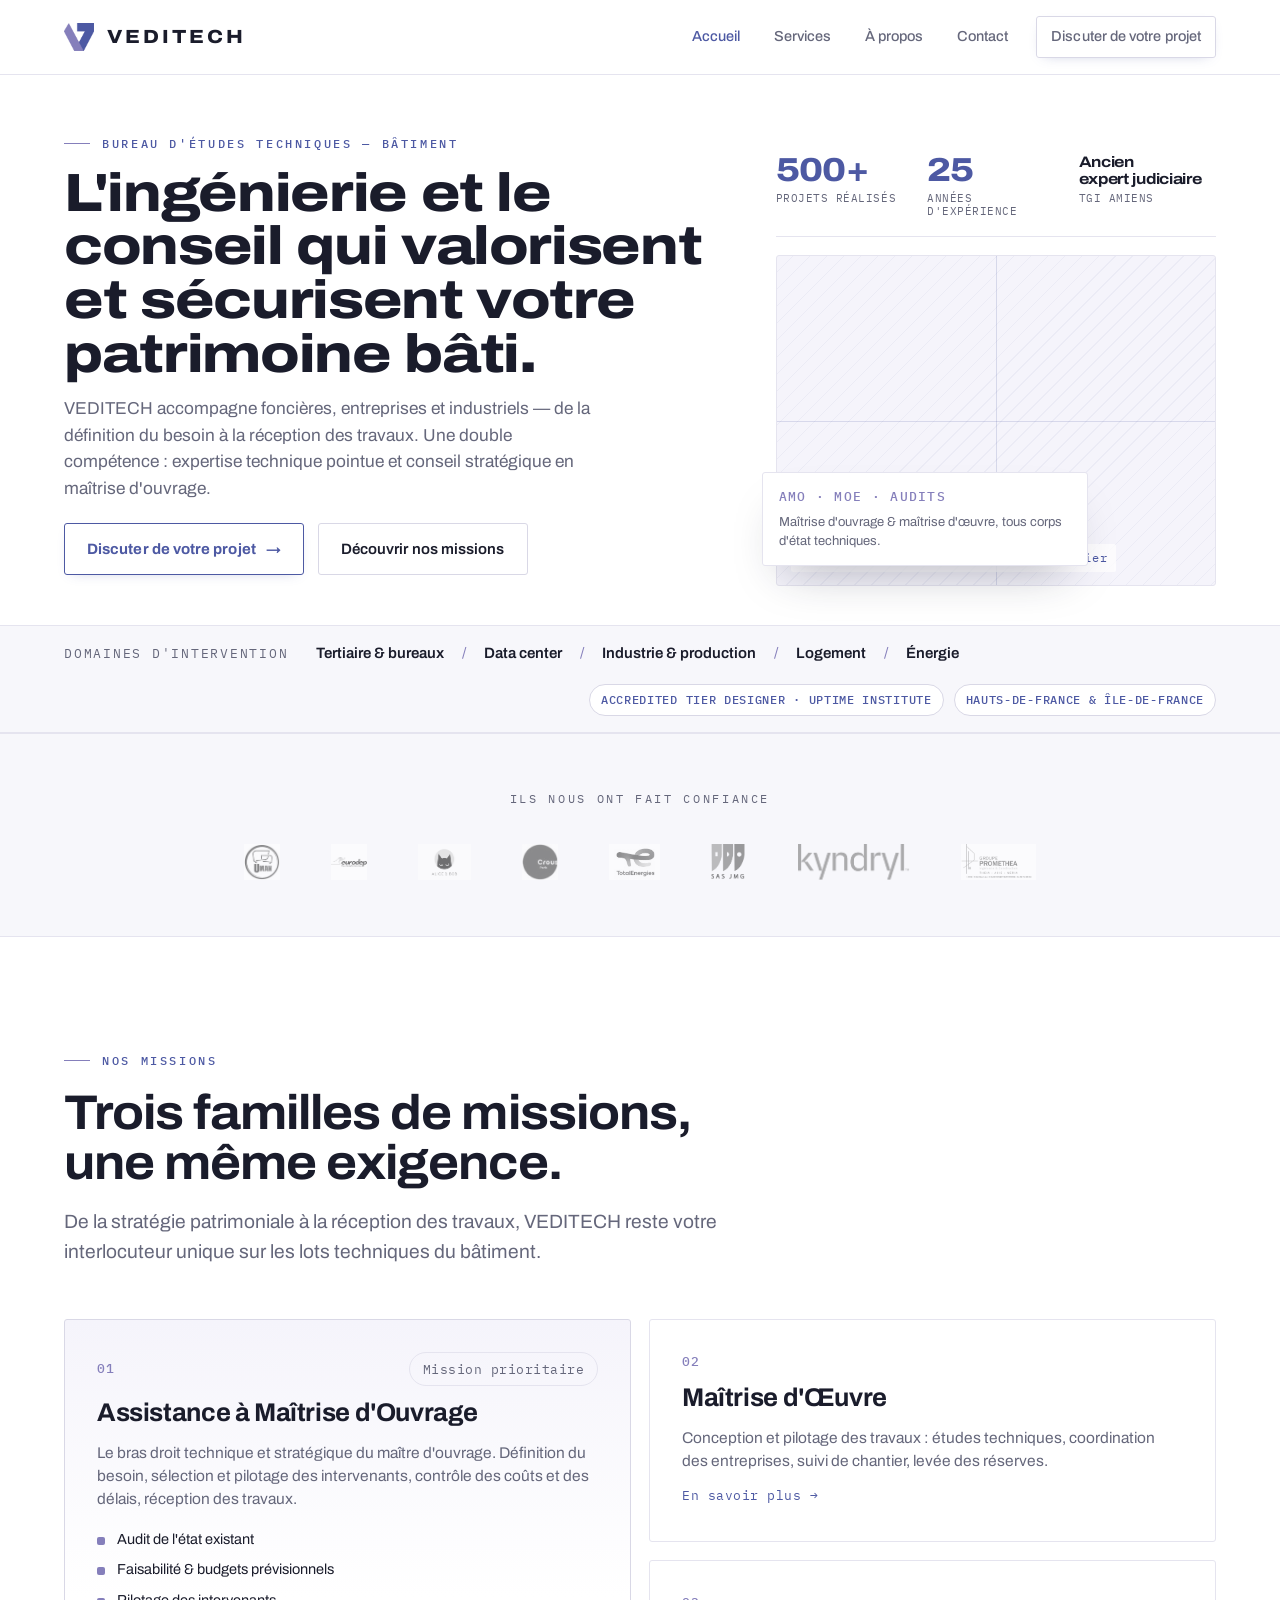
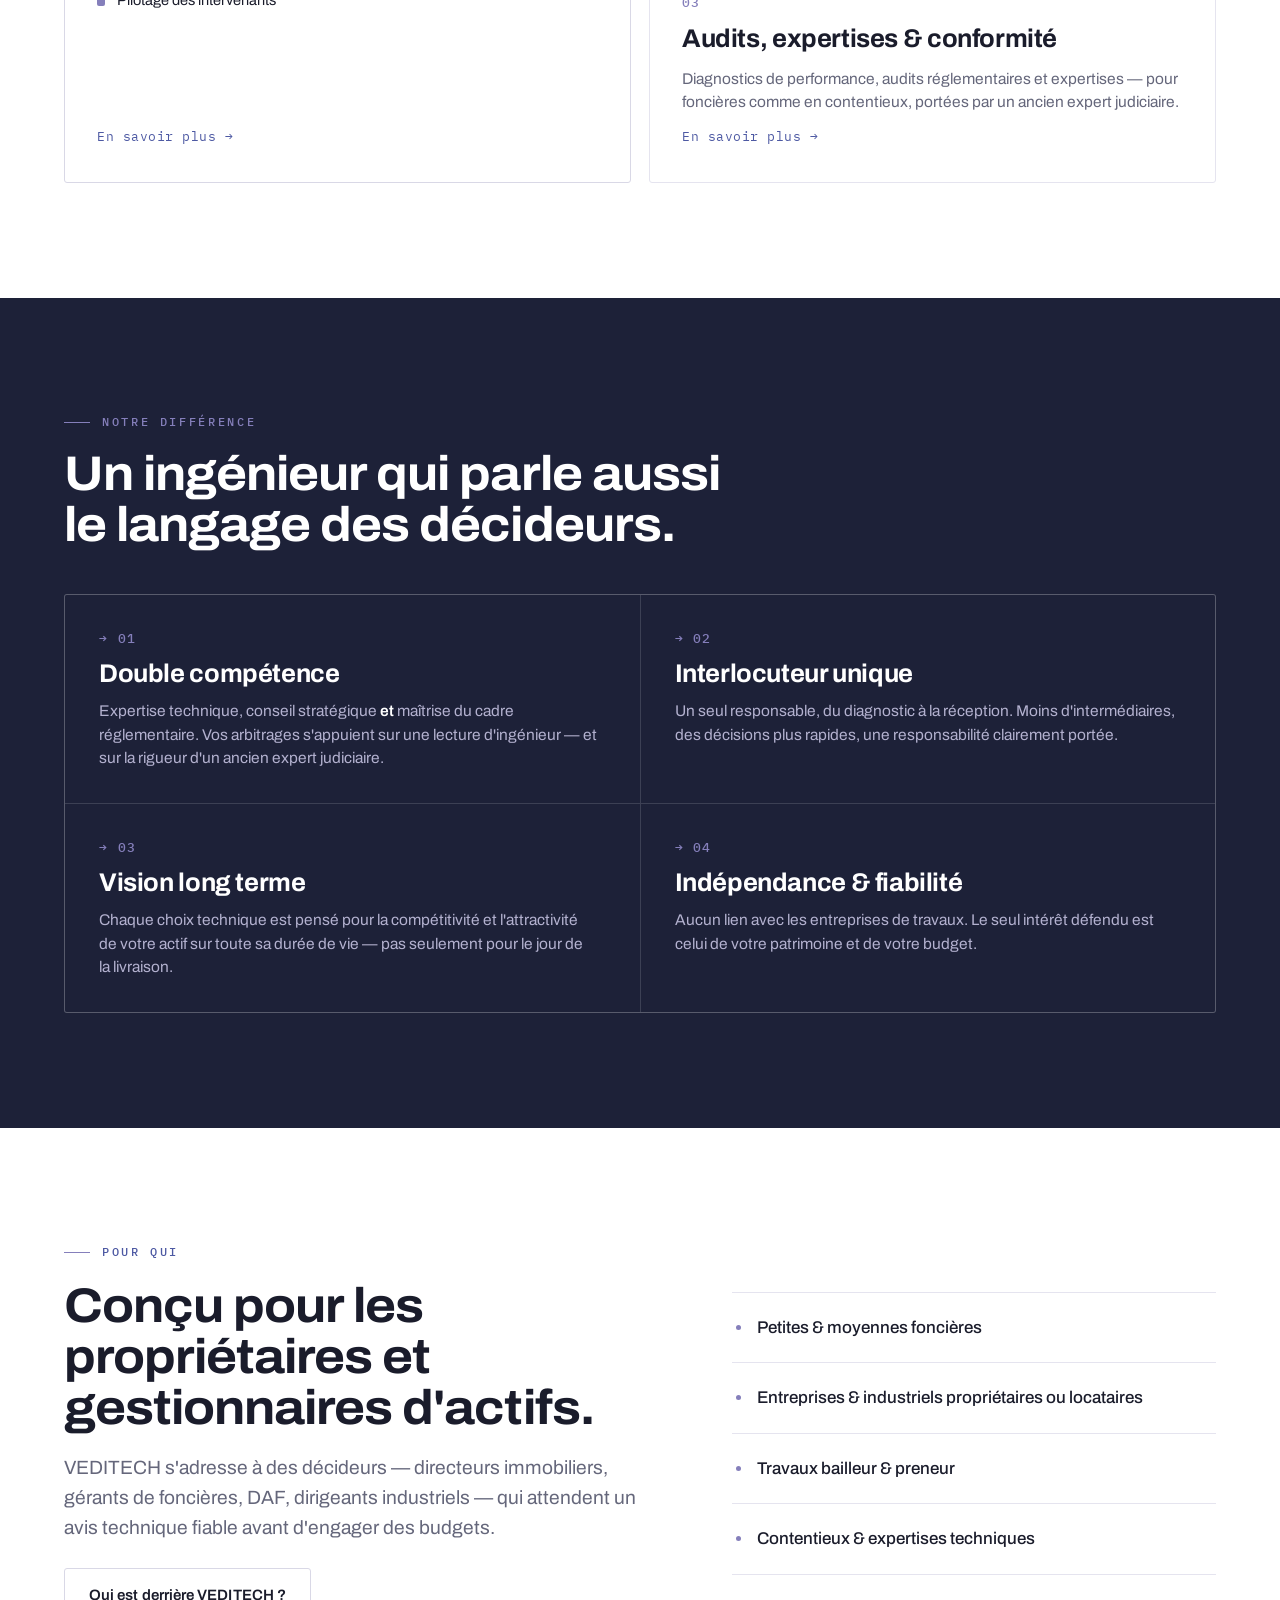
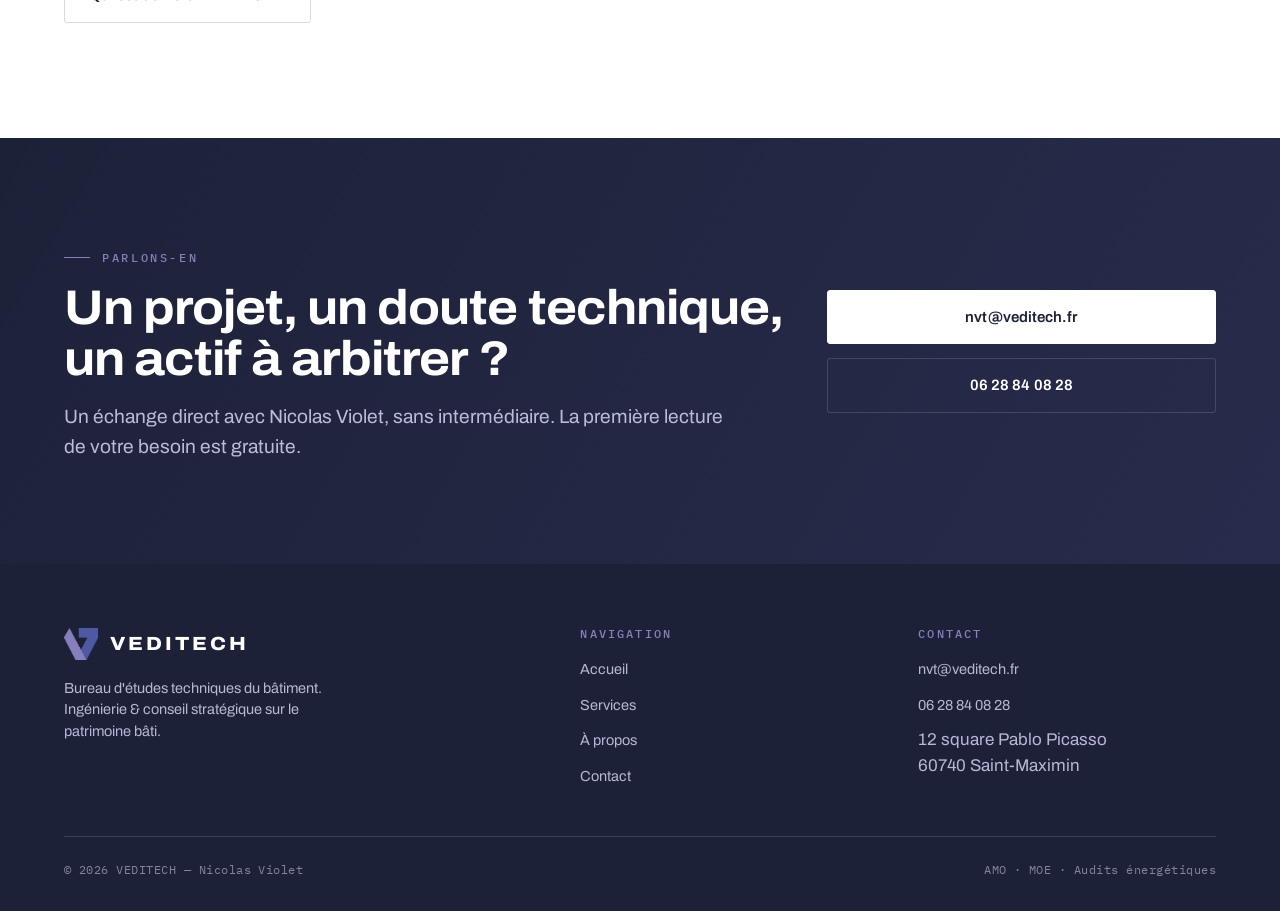
<file: index.html>
<!DOCTYPE html>
<html lang="fr">
<head>
<meta charset="UTF-8">
<meta name="viewport" content="width=device-width, initial-scale=1">
<title>VEDITECH — Bureau d'études techniques | AMO, MOE, Audits énergétiques</title>
<meta name="description" content="VEDITECH, bureau d'études techniques du bâtiment à Saint-Maximin (Oise). Assistance à maîtrise d'ouvrage, maîtrise d'œuvre et audits énergétiques pour foncières, entreprises et industriels. Hauts-de-France & Île-de-France.">
<meta name="author" content="VEDITECH — Nicolas Violet">
<meta property="og:title" content="VEDITECH — Bureau d'études techniques du bâtiment">
<meta property="og:description" content="Ingénierie et conseil stratégique sur le patrimoine bâti. AMO, MOE, audits énergétiques.">
<meta property="og:type" content="website">
<link rel="preconnect" href="https://fonts.googleapis.com">
<link rel="preconnect" href="https://fonts.gstatic.com" crossorigin>
<link href="https://fonts.googleapis.com/css2?family=Archivo:wdth,wght@75..125,400..800&family=IBM+Plex+Mono:wght@400;500;600&display=swap" rel="stylesheet">
<link rel="stylesheet" href="assets/site.css">

<!-- Schema.org JSON-LD : identité d'entreprise VEDITECH -->
<script type="application/ld+json">
{
  "@context": "https://schema.org",
  "@type": "ProfessionalService",
  "@id": "https://veditech.fr/#organization",
  "name": "VEDITECH",
  "alternateName": "VEDITECH Bureau d'études techniques",
  "description": "Bureau d'études techniques du bâtiment basé à Saint-Maximin (Oise). Assistance à maîtrise d'ouvrage (AMO), maîtrise d'œuvre (MOE), audits et expertises énergétiques pour foncières, entreprises et industriels.",
  "url": "https://veditech.fr",
  "logo": "https://veditech.fr/assets/veditech-mark.png",
  "image": "https://veditech.fr/assets/veditech-mark.png",
  "telephone": "+33628840828",
  "email": "nvt@veditech.fr",
  "priceRange": "Sur devis",
  "foundingDate": "2018-04-06",
  "founder": {
    "@type": "Person",
    "name": "Nicolas Violet"
  },
  "address": {
    "@type": "PostalAddress",
    "streetAddress": "12 Square Pablo Picasso",
    "postalCode": "60740",
    "addressLocality": "Saint-Maximin",
    "addressRegion": "Hauts-de-France",
    "addressCountry": "FR"
  },
  "areaServed": [
    {"@type": "AdministrativeArea", "name": "Oise"},
    {"@type": "AdministrativeArea", "name": "Hauts-de-France"},
    {"@type": "AdministrativeArea", "name": "Île-de-France"}
  ],
  "identifier": [
    {
      "@type": "PropertyValue",
      "propertyID": "SIREN",
      "value": "838726370"
    }
  ],
  "knowsAbout": [
    "Assistance à maîtrise d'ouvrage (AMO)",
    "Maîtrise d'œuvre (MOE)",
    "Audit énergétique réglementaire",
    "Expertise technique bâtiment",
    "Performance énergétique des bâtiments tertiaires",
    "Décret tertiaire / Éco Énergie Tertiaire"
  ],
  "sameAs": [
    "https://www.societe.com/societe/veditech-838726370.html"
  ]
}
</script>
</head>
<body>

<!-- ============ NAV ============ -->
<header class="nav">
  <div class="wrap nav__in">
    <a class="brand" href="index.html" aria-label="VEDITECH accueil">
      <img class="brand__mark" src="assets/veditech-mark.png" alt="VEDITECH">
      <span class="brand__name">VEDITECH</span>
    </a>
    <nav class="nav__links" id="navlinks">
      <a href="index.html" class="is-active">Accueil</a>
      <a href="services.html">Services</a>
      <a href="a-propos.html">À propos</a>
      <a href="contact.html">Contact</a>
      <a class="btn btn--accent nav__cta" href="contact.html">Discuter de votre projet</a>
    </nav>
    <button class="nav__burger" id="burger" aria-label="Menu"><span></span></button>
  </div>
</header>

<!-- ============ HERO ============ -->
<section class="hero section--tight">
  <div class="wrap hero__grid">
    <div class="hero__text reveal in">
      <span class="eyebrow">Bureau d'études techniques — Bâtiment</span>
      <h1 class="display">L'ingénierie et le conseil qui valorisent et sécurisent votre patrimoine bâti.</h1>
      <p class="lead">VEDITECH accompagne foncières, entreprises et industriels — de la définition du besoin à la réception des travaux. Une double compétence&nbsp;: expertise technique pointue et conseil stratégique en maîtrise d'ouvrage.</p>
      <div class="btn-row">
        <a class="btn btn--accent" href="contact.html">Discuter de votre projet <span class="ar">→</span></a>
        <a class="btn btn--ghost" href="services.html">Découvrir nos missions</a>
      </div>
    </div>
    <div class="hero__media reveal in">
      <ul class="stats">
        <li>
          <span class="stats__num"><span class="counter" data-target="500" data-suffix="+">0</span></span>
          <span class="stats__label">projets réalisés</span>
        </li>
        <li>
          <span class="stats__num"><span class="counter" data-target="25">0</span></span>
          <span class="stats__label">années d'expérience</span>
        </li>
        <li>
          <span class="stats__num stats__num--text">Ancien<br>expert judiciaire</span>
          <span class="stats__label">TGI Amiens</span>
        </li>
      </ul>
      <div class="ph hero__img">
        <div class="ph__crosshair"></div>
        <span class="ph__tag">// photo — immeuble tertiaire / chantier</span>
      </div>
      <div class="hero__chip">
        <span class="num">AMO · MOE · AUDITS</span>
        <span>Maîtrise d'ouvrage &amp; maîtrise d'œuvre, tous corps d'état techniques.</span>
      </div>
    </div>
  </div>
</section>

<!-- ============ MARQUEE / DOMAINES STRIP ============ -->
<section class="strip">
  <div class="wrap strip__in">
    <span class="kicker">Domaines d'intervention</span>
    <ul class="strip__list">
      <li>Tertiaire &amp; bureaux</li><li class="sep">/</li>
      <li>Data center</li><li class="sep">/</li>
      <li>Industrie &amp; production</li><li class="sep">/</li>
      <li>Logement</li><li class="sep">/</li>
      <li>Énergie</li>
    </ul>
    <ul class="strip__badges">
      <li><span class="badge">Accredited Tier Designer · Uptime Institute</span></li>
      <li><span class="badge">Hauts-de-France &amp; Île-de-France</span></li>
    </ul>
  </div>
</section>

<!-- ============ CLIENTS ============ -->
<section class="clients">
  <div class="wrap">
    <div class="clients__head">
      <p>Ils nous ont fait confiance</p>
    </div>
    <div class="clients__grid">
      <div class="clients__item"><img src="assets/logos/UMAN GROUP.jpg" alt="Uman Group"></div>
      <div class="clients__item"><img src="assets/logos/EURODEP.png" alt="Eurodep"></div>
      <div class="clients__item"><img src="assets/logos/ALICE-BOB.png" alt="Alice &amp; Bob"></div>
      <div class="clients__item"><img src="assets/logos/CROUS.jpg" alt="Crous Paris"></div>
      <div class="clients__item"><img src="assets/logos/TOTAL.jpg" alt="Total"></div>
      <div class="clients__item"><img src="assets/logos/JMG.png" alt="JMG SAS"></div>
      <div class="clients__item"><img src="assets/logos/KYNDRYL.png" alt="Kyndryl"></div>
      <div class="clients__item"><img src="assets/logos/PROMETHEA.png" alt="Groupe Promethea"></div>
    </div>
  </div>
</section>

<!-- ============ SERVICES PREVIEW ============ -->
<section class="section" id="services">
  <div class="wrap">
    <div class="sec-head reveal">
      <span class="eyebrow">Nos missions</span>
      <h2 class="h2">Trois familles de missions,<br>une même exigence.</h2>
      <p class="lead">De la stratégie patrimoniale à la réception des travaux, VEDITECH reste votre interlocuteur unique sur les lots techniques du bâtiment.</p>
    </div>

    <div class="svc-grid">
      <a class="svc svc--feature reveal" href="services.html#amo">
        <div class="svc__top">
          <span class="num">01</span>
          <span class="tag">Mission prioritaire</span>
        </div>
        <h3 class="h3">Assistance à Maîtrise d'Ouvrage</h3>
        <p>Le bras droit technique et stratégique du maître d'ouvrage. Définition du besoin, sélection et pilotage des intervenants, contrôle des coûts et des délais, réception des travaux.</p>
        <ul class="svc__pts">
          <li>Audit de l'état existant</li>
          <li>Faisabilité &amp; budgets prévisionnels</li>
          <li>Pilotage des intervenants</li>
        </ul>
        <span class="tlink">En savoir plus →</span>
      </a>

      <a class="svc reveal" href="services.html#moe">
        <span class="num">02</span>
        <h3 class="h3">Maîtrise d'Œuvre</h3>
        <p>Conception et pilotage des travaux : études techniques, coordination des entreprises, suivi de chantier, levée des réserves.</p>
        <span class="tlink">En savoir plus →</span>
      </a>

      <a class="svc reveal" href="services.html#audits">
        <span class="num">03</span>
        <h3 class="h3">Audits, expertises &amp; conformité</h3>
        <p>Diagnostics de performance, audits réglementaires et expertises — pour foncières comme en contentieux, portées par un ancien expert judiciaire.</p>
        <span class="tlink">En savoir plus →</span>
      </a>
    </div>
  </div>
</section>

<!-- ============ APPROCHE (dark) ============ -->
<section class="section dark" id="approche">
  <div class="wrap appr">
    <div class="appr__head reveal">
      <span class="eyebrow">Notre différence</span>
      <h2 class="h2">Un ingénieur qui parle aussi le langage des décideurs.</h2>
    </div>
    <div class="appr__grid">
      <div class="appr__item reveal">
        <span class="num">→ 01</span>
        <h3 class="h3">Double compétence</h3>
        <p>Expertise technique, conseil stratégique <em>et</em> maîtrise du cadre réglementaire. Vos arbitrages s'appuient sur une lecture d'ingénieur — et sur la rigueur d'un ancien expert judiciaire.</p>
      </div>
      <div class="appr__item reveal">
        <span class="num">→ 02</span>
        <h3 class="h3">Interlocuteur unique</h3>
        <p>Un seul responsable, du diagnostic à la réception. Moins d'intermédiaires, des décisions plus rapides, une responsabilité clairement portée.</p>
      </div>
      <div class="appr__item reveal">
        <span class="num">→ 03</span>
        <h3 class="h3">Vision long terme</h3>
        <p>Chaque choix technique est pensé pour la compétitivité et l'attractivité de votre actif sur toute sa durée de vie — pas seulement pour le jour de la livraison.</p>
      </div>
      <div class="appr__item reveal">
        <span class="num">→ 04</span>
        <h3 class="h3">Indépendance &amp; fiabilité</h3>
        <p>Aucun lien avec les entreprises de travaux. Le seul intérêt défendu est celui de votre patrimoine et de votre budget.</p>
      </div>
    </div>
  </div>
</section>

<!-- ============ CIBLES ============ -->
<section class="section">
  <div class="wrap cibles">
    <div class="cibles__text reveal">
      <span class="eyebrow">Pour qui</span>
      <h2 class="h2">Conçu pour les propriétaires et gestionnaires d'actifs.</h2>
      <p class="lead">VEDITECH s'adresse à des décideurs — directeurs immobiliers, gérants de foncières, DAF, dirigeants industriels — qui attendent un avis technique fiable avant d'engager des budgets.</p>
      <a class="btn btn--ghost" href="a-propos.html">Qui est derrière VEDITECH ?</a>
    </div>
    <ul class="cibles__list reveal">
      <li><span class="dot"></span>Petites &amp; moyennes foncières</li>
      <li><span class="dot"></span>Entreprises &amp; industriels propriétaires ou locataires</li>
      <li><span class="dot"></span>Travaux bailleur &amp; preneur</li>
      <li><span class="dot"></span>Contentieux &amp; expertises techniques</li>
    </ul>
  </div>
</section>

<!-- ============ CTA BAND ============ -->
<section class="cta">
  <div class="wrap cta__in">
    <div class="reveal">
      <span class="eyebrow">Parlons-en</span>
      <h2 class="h2">Un projet, un doute technique,<br>un actif à arbitrer&nbsp;?</h2>
      <p class="lead">Un échange direct avec Nicolas Violet, sans intermédiaire. La première lecture de votre besoin est gratuite.</p>
    </div>
    <div class="cta__act reveal">
      <a class="btn btn--ondark" href="mailto:nvt@veditech.fr?subject=Demande%20de%20renseignements%20VEDITECH">nvt@veditech.fr</a>
      <a class="btn btn--ghost-dark" href="tel:+33628840828">06 28 84 08 28</a>
    </div>
  </div>
</section>

<!-- ============ FOOTER ============ -->
<footer class="foot">
  <div class="wrap">
    <div class="foot__grid">
      <div>
        <div class="foot__brand">
          <img class="brand__mark" src="assets/veditech-mark.png" alt="VEDITECH" style="width:34px">
          <span class="brand__name">VEDITECH</span>
        </div>
        <p style="max-width:34ch;color:#b9b7d4;font-size:14.5px">Bureau d'études techniques du bâtiment. Ingénierie &amp; conseil stratégique sur le patrimoine bâti.</p>
      </div>
      <div>
        <h4>Navigation</h4>
        <ul>
          <li><a href="index.html">Accueil</a></li>
          <li><a href="services.html">Services</a></li>
          <li><a href="a-propos.html">À propos</a></li>
          <li><a href="contact.html">Contact</a></li>
        </ul>
      </div>
      <div>
        <h4>Contact</h4>
        <ul>
          <li><a href="mailto:nvt@veditech.fr">nvt@veditech.fr</a></li>
          <li><a href="tel:+33628840828">06 28 84 08 28</a></li>
          <li style="color:#b9b7d4">12 square Pablo Picasso<br>60740 Saint-Maximin</li>
        </ul>
      </div>
    </div>
    <div class="foot__bottom">
      <span>© 2026 VEDITECH — Nicolas Violet</span>
      <span>AMO · MOE · Audits énergétiques</span>
    </div>
  </div>
</footer>

<style>
/* ===== page-specific : Accueil ===== */
.hero{padding-block:clamp(16px,2vw,28px)}
.hero__grid{display:grid;grid-template-columns:1.2fr .8fr;gap:clamp(28px,4vw,56px);align-items:center;padding-top:clamp(12px,2vw,28px)}
.hero__text .eyebrow{margin-bottom:14px}
.hero__text h1.display{font-size:clamp(2.1rem,4.2vw,3.7rem);line-height:1;margin-bottom:14px;max-width:18ch}
.hero__text .lead{font-size:clamp(1.05rem,1.35vw,1.25rem);margin-bottom:20px;max-width:54ch}
.btn-row{margin-bottom:24px}
.btn-row .btn{padding:14px 22px}

.stats{list-style:none;display:grid;grid-template-columns:repeat(3,1fr);gap:14px;padding:14px 0 18px;align-items:start;border-bottom:1px solid var(--line);margin-bottom:18px}
.stats li{display:flex;flex-direction:column;gap:3px;min-width:0}
.stats__num{font-family:var(--sans);font-weight:800;font-stretch:115%;font-size:clamp(1.7rem,2.6vw,2.4rem);line-height:1;color:var(--indigo);letter-spacing:-.02em}
.stats__num--text{font-size:clamp(.95rem,1.1vw,1.1rem);line-height:1.1;color:var(--ink);font-weight:700}
.stats__label{font-family:var(--mono);font-size:10.5px;letter-spacing:.05em;color:var(--muted);text-transform:uppercase;margin-top:2px;line-height:1.25}

.hero__media{position:relative;display:flex;flex-direction:column}
.hero__img{aspect-ratio:4/3;width:100%}
.hero__chip{position:absolute;left:-14px;bottom:20px;background:#fff;border:1px solid var(--line);border-radius:var(--r);padding:14px 16px;max-width:74%;box-shadow:0 24px 50px -24px rgba(29,33,56,.4);display:flex;flex-direction:column;gap:6px}
.hero__chip span:last-child{font-size:13px;color:var(--muted);line-height:1.45}

.strip{border-block:1px solid var(--line);background:var(--paper-2)}
.strip__in{display:flex;align-items:center;gap:20px 28px;padding-block:16px;flex-wrap:wrap}
.strip__list{list-style:none;display:flex;align-items:center;gap:18px;flex-wrap:wrap;font-weight:600;font-size:15px;color:var(--ink)}
.strip__list .sep{color:var(--lavender);font-weight:400}
.strip__badges{list-style:none;display:flex;align-items:center;gap:10px;flex-wrap:wrap;margin-left:auto}
.badge{display:inline-flex;align-items:center;font-family:var(--mono);font-size:11.5px;letter-spacing:.06em;color:var(--indigo);background:#fff;border:1px solid var(--line-2);padding:6px 11px;border-radius:100px;text-transform:uppercase;font-weight:500}

.sec-head{max-width:760px;margin-bottom:52px;display:flex;flex-direction:column;gap:18px}
.svc-grid{display:grid;grid-template-columns:repeat(2,1fr);gap:18px}
.svc{display:flex;flex-direction:column;gap:14px;padding:32px;border:1px solid var(--line);border-radius:var(--r);background:#fff;transition:.2s ease}
.svc:hover{border-color:var(--indigo);transform:translateY(-3px);box-shadow:0 30px 50px -30px rgba(29,33,56,.3)}
.svc p{color:var(--muted);font-size:15.5px}
.svc .tlink{margin-top:auto}
.svc--feature{grid-row:span 2;background:linear-gradient(180deg,var(--lavender-wash),#fff 60%);border-color:var(--line-2)}
.svc__top{display:flex;align-items:center;justify-content:space-between}
.svc__pts{list-style:none;display:flex;flex-direction:column;gap:9px;margin-top:4px}
.svc__pts li{position:relative;padding-left:20px;font-size:14.5px;color:var(--ink)}
.svc__pts li::before{content:"";position:absolute;left:0;top:8px;width:8px;height:8px;background:var(--lavender);border-radius:2px}

.appr{display:grid;gap:44px}
.appr__head{max-width:680px;display:flex;flex-direction:column;gap:18px}
.appr__grid{display:grid;grid-template-columns:repeat(2,1fr);gap:1px;background:var(--line-dark);border:1px solid var(--line-dark);border-radius:var(--r);overflow:hidden}
.appr__item{background:var(--ink-navy);padding:34px;display:flex;flex-direction:column;gap:12px}
.appr__item .num{font-size:13px}
.appr__item p{color:#b3b1cf;font-size:15.5px}
.appr__item em{color:#fff;font-style:normal;font-weight:600}

.cibles{display:grid;grid-template-columns:1.1fr .9fr;gap:clamp(32px,6vw,80px);align-items:center}
.cibles__text{display:flex;flex-direction:column;gap:20px;align-items:flex-start}
.cibles__text .btn{margin-top:6px}
.cibles__list{list-style:none;display:flex;flex-direction:column;border-top:1px solid var(--line)}
.cibles__list li{display:flex;align-items:center;gap:16px;padding:22px 4px;border-bottom:1px solid var(--line);font-size:17px;font-weight:500}

.cta{background:linear-gradient(120deg,var(--ink-navy),var(--ink-navy-2));color:#fff;padding-block:clamp(64px,8vw,104px)}
.cta__in{display:grid;grid-template-columns:1.3fr .7fr;gap:40px;align-items:center}
.cta .eyebrow{color:var(--lavender)}
.cta h2{color:#fff;margin-block:16px 18px}
.cta .lead{color:#bdbbd9}
.cta__act{display:flex;flex-direction:column;gap:14px;align-items:stretch}
.cta__act .btn{justify-content:center}

@media (max-width:900px){
  .hero__grid{grid-template-columns:1fr;gap:40px}
  .hero__media{max-width:520px}
  .svc-grid{grid-template-columns:1fr}
  .svc--feature{grid-row:auto}
  .appr__grid{grid-template-columns:1fr}
  .cibles{grid-template-columns:1fr;gap:32px}
  .cta__in{grid-template-columns:1fr;gap:28px}
}
@media (max-width:560px){
  .stats{grid-template-columns:repeat(2,1fr);gap:18px}
  .stats li:last-child{grid-column:1 / -1}
  .hero__chip{left:0;max-width:88%}
  .strip__badges{margin-left:0}
}
</style>

<script>
(function(){
  // mobile nav
  var b=document.getElementById('burger'),n=document.getElementById('navlinks');
  if(b){b.addEventListener('click',function(){n.classList.toggle('open')});}
  // reveal on scroll
  var els=document.querySelectorAll('.reveal:not(.in)');
  if('IntersectionObserver' in window){
    var io=new IntersectionObserver(function(es){es.forEach(function(e){if(e.isIntersecting){e.target.classList.add('in');io.unobserve(e.target);}})},{threshold:.12,rootMargin:'0px 0px -8% 0px'});
    els.forEach(function(el){io.observe(el)});
  }else{els.forEach(function(el){el.classList.add('in')});}

  // animated counters
  var counters=document.querySelectorAll('.counter');
  function animateCounter(el){
    var target=parseInt(el.getAttribute('data-target'),10)||0;
    var suffix=el.getAttribute('data-suffix')||'';
    var duration=1600,start=performance.now();
    function tick(now){
      var p=Math.min((now-start)/duration,1);
      var eased=1-Math.pow(1-p,3);
      el.textContent=Math.round(target*eased)+suffix;
      if(p<1)requestAnimationFrame(tick);
    }
    requestAnimationFrame(tick);
  }
  if(window.matchMedia&&window.matchMedia('(prefers-reduced-motion: reduce)').matches){
    counters.forEach(function(el){el.textContent=(parseInt(el.getAttribute('data-target'),10)||0)+(el.getAttribute('data-suffix')||'')});
  }else if('IntersectionObserver' in window){
    var ioC=new IntersectionObserver(function(es){es.forEach(function(e){if(e.isIntersecting){animateCounter(e.target);ioC.unobserve(e.target);}})},{threshold:.4});
    counters.forEach(function(el){ioC.observe(el)});
  }else{
    counters.forEach(animateCounter);
  }
})();
</script>
</body>
</html>
</file>
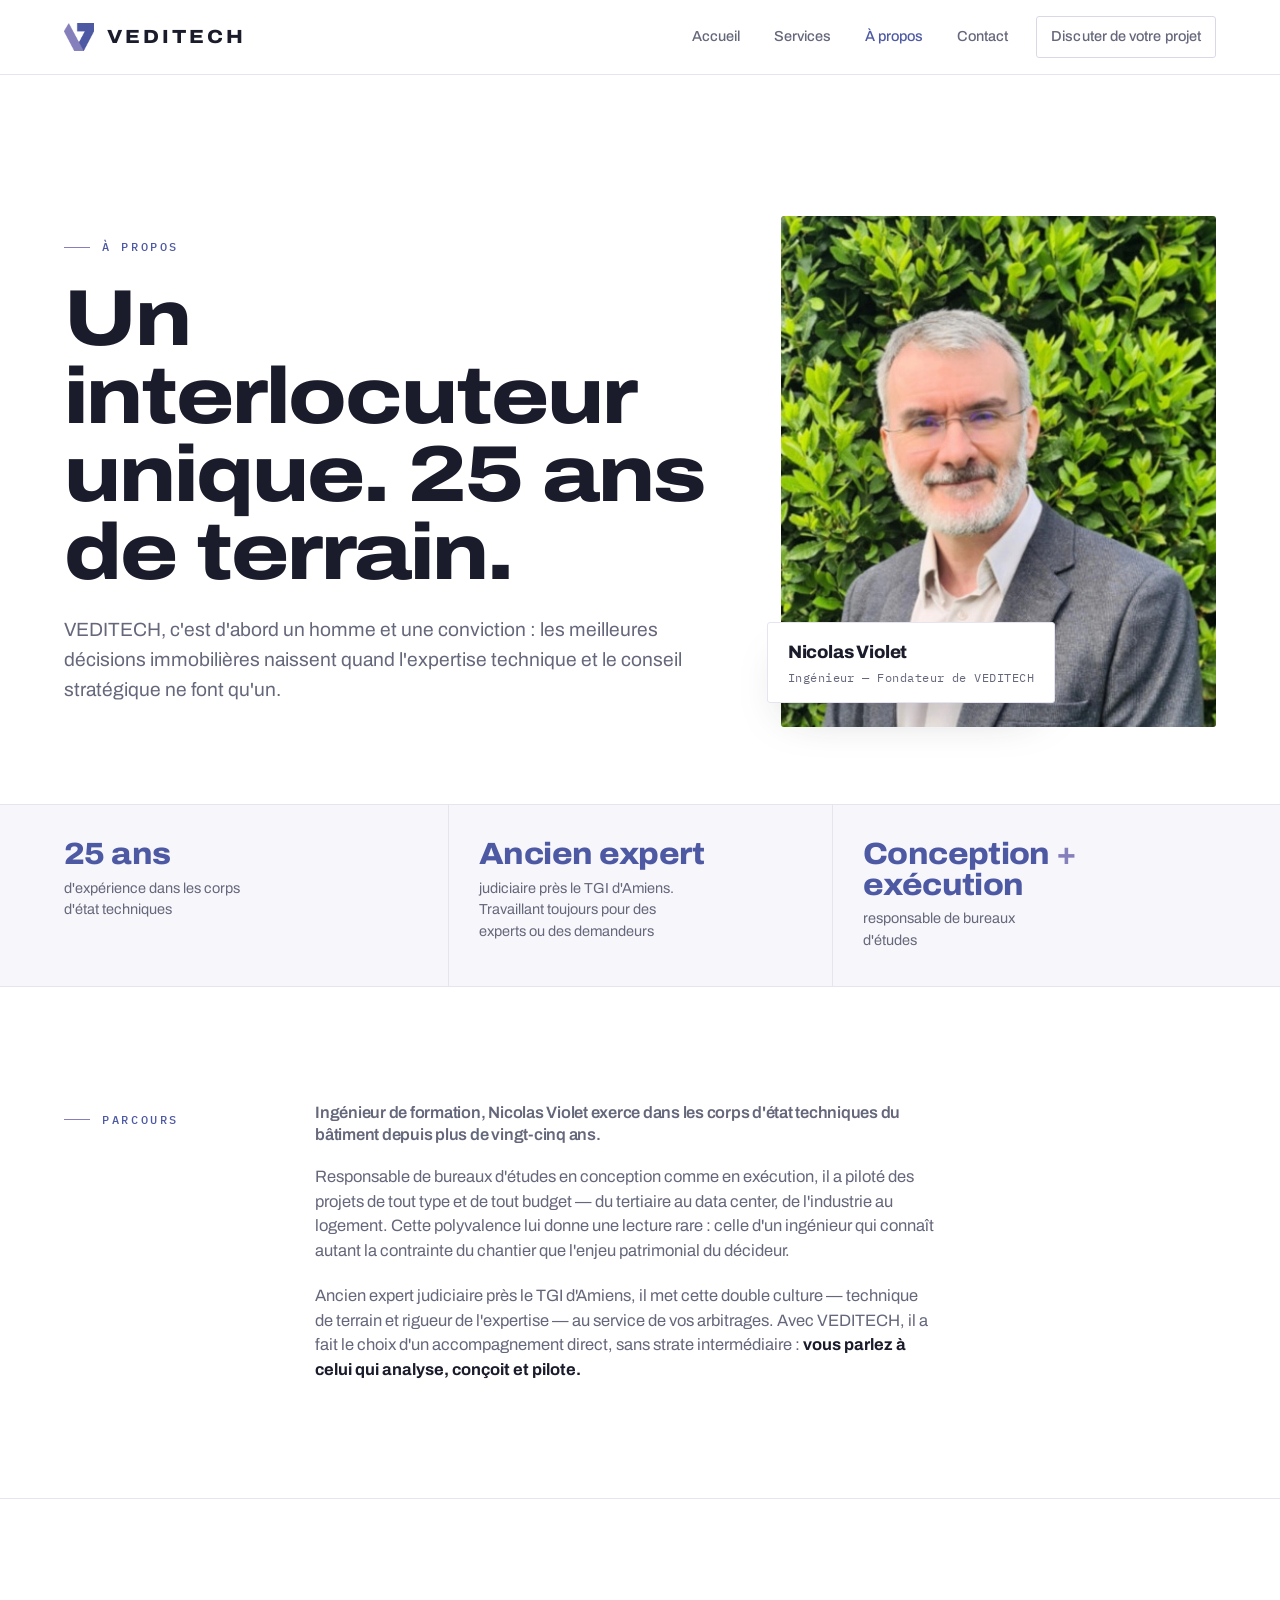
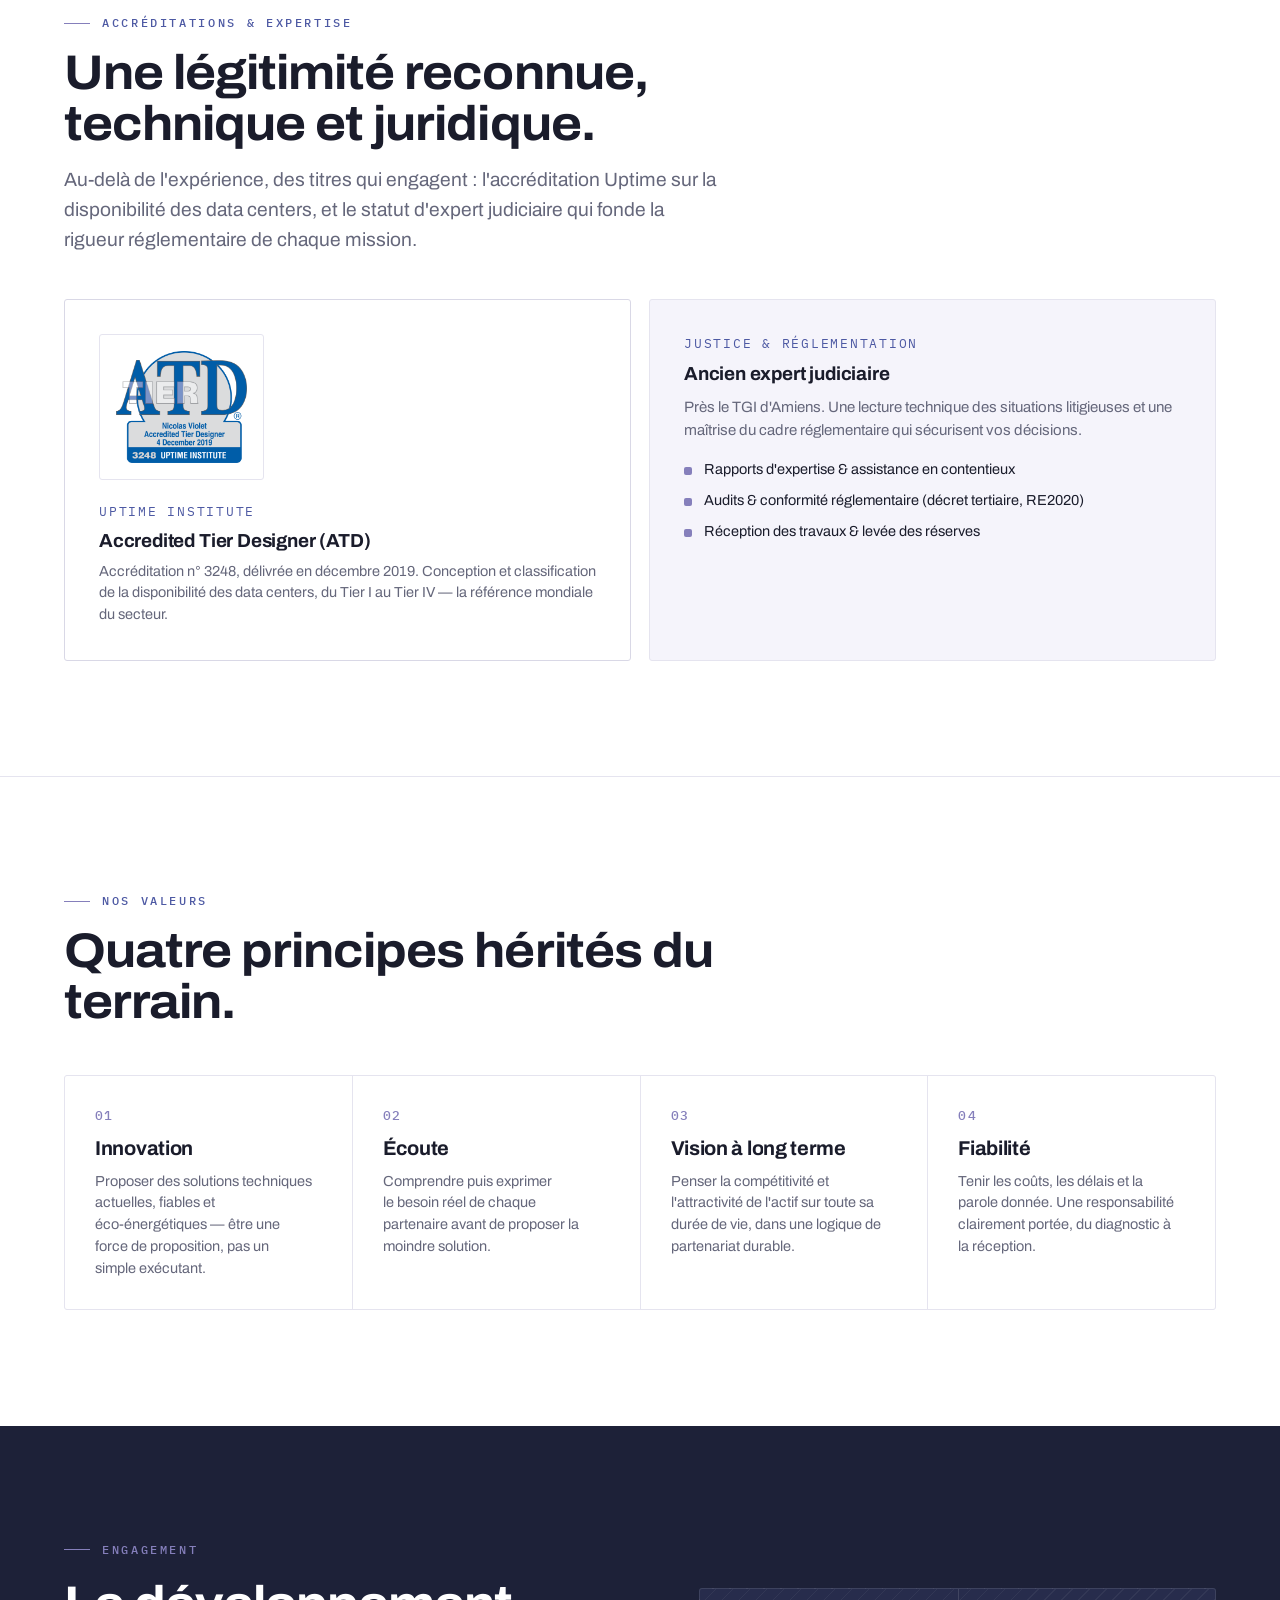
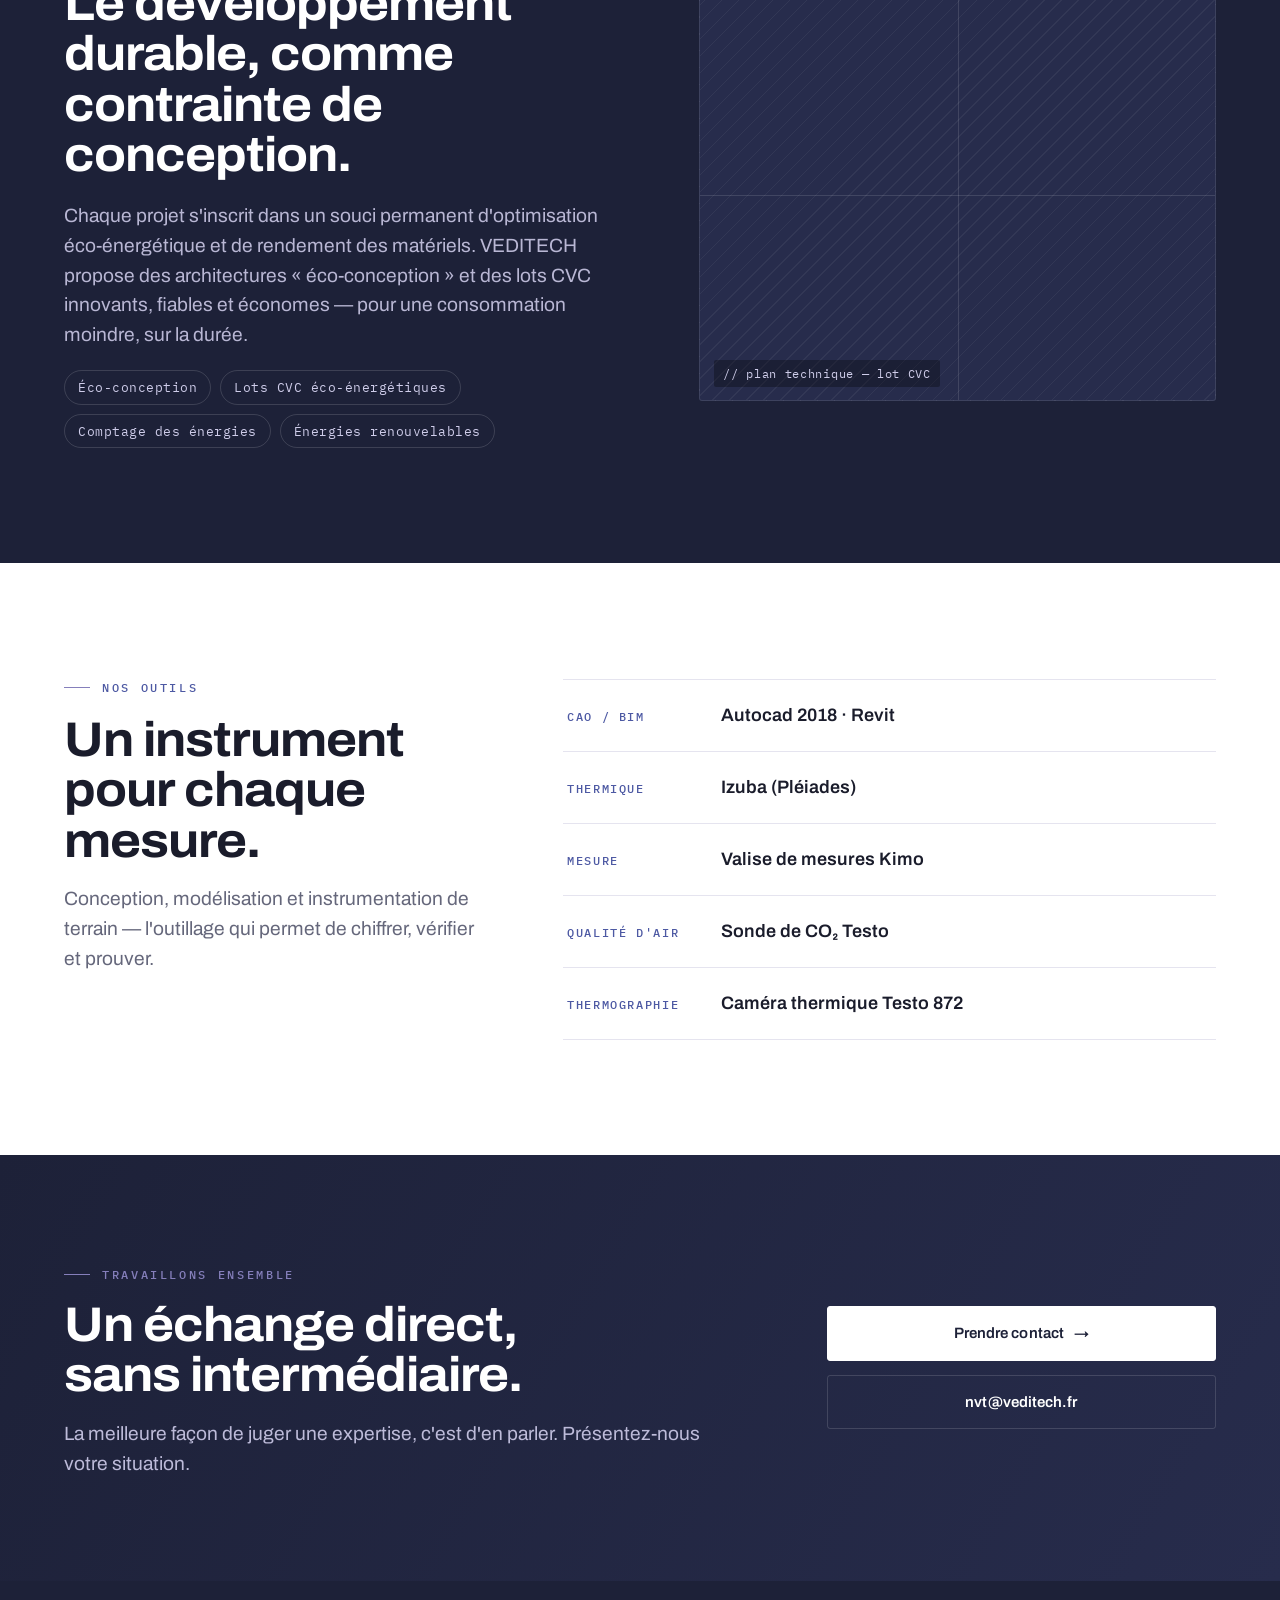
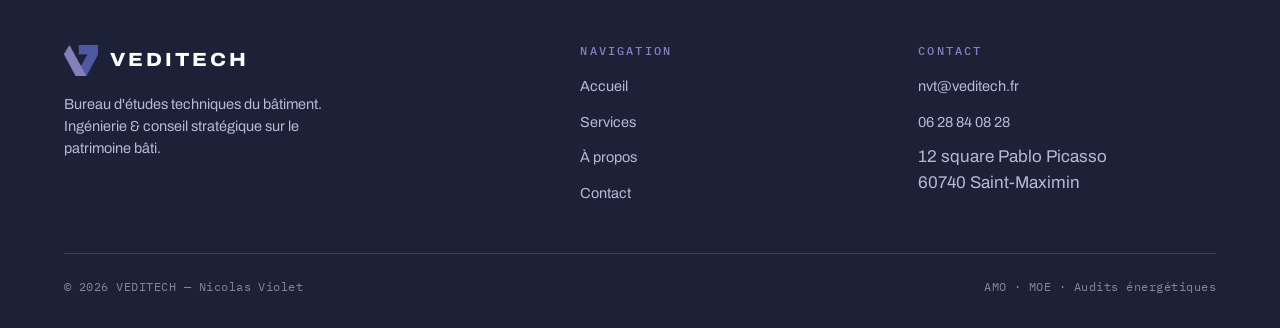
<file: a-propos.html>
<!DOCTYPE html>
<html lang="fr">
<head>
<meta charset="UTF-8">
<meta name="viewport" content="width=device-width, initial-scale=1">
<title>À propos — Nicolas Violet, ingénieur | VEDITECH</title>
<meta name="description" content="Nicolas Violet, ingénieur, 25 ans d'expérience dans les corps d'état techniques du bâtiment, ancien expert judiciaire près le TGI d'Amiens. Découvrez VEDITECH, ses valeurs et ses outils.">
<link rel="preconnect" href="https://fonts.googleapis.com">
<link rel="preconnect" href="https://fonts.gstatic.com" crossorigin>
<link href="https://fonts.googleapis.com/css2?family=Archivo:wdth,wght@75..125,400..800&family=IBM+Plex+Mono:wght@400;500;600&display=swap" rel="stylesheet">
<link rel="stylesheet" href="assets/site.css">

<!-- Schema.org JSON-LD : identité d'entreprise VEDITECH -->
<script type="application/ld+json">
{
  "@context": "https://schema.org",
  "@type": "ProfessionalService",
  "@id": "https://veditech.fr/#organization",
  "name": "VEDITECH",
  "alternateName": "VEDITECH Bureau d'études techniques",
  "description": "Bureau d'études techniques du bâtiment basé à Saint-Maximin (Oise). Assistance à maîtrise d'ouvrage (AMO), maîtrise d'œuvre (MOE), audits et expertises énergétiques pour foncières, entreprises et industriels.",
  "url": "https://veditech.fr",
  "logo": "https://veditech.fr/assets/veditech-mark.png",
  "image": "https://veditech.fr/assets/veditech-mark.png",
  "telephone": "+33628840828",
  "email": "nvt@veditech.fr",
  "priceRange": "Sur devis",
  "foundingDate": "2018-04-06",
  "founder": {
    "@type": "Person",
    "name": "Nicolas Violet"
  },
  "address": {
    "@type": "PostalAddress",
    "streetAddress": "12 Square Pablo Picasso",
    "postalCode": "60740",
    "addressLocality": "Saint-Maximin",
    "addressRegion": "Hauts-de-France",
    "addressCountry": "FR"
  },
  "areaServed": [
    {"@type": "AdministrativeArea", "name": "Oise"},
    {"@type": "AdministrativeArea", "name": "Hauts-de-France"},
    {"@type": "AdministrativeArea", "name": "Île-de-France"}
  ],
  "identifier": [
    {
      "@type": "PropertyValue",
      "propertyID": "SIREN",
      "value": "838726370"
    }
  ],
  "knowsAbout": [
    "Assistance à maîtrise d'ouvrage (AMO)",
    "Maîtrise d'œuvre (MOE)",
    "Audit énergétique réglementaire",
    "Expertise technique bâtiment",
    "Performance énergétique des bâtiments tertiaires",
    "Décret tertiaire / Éco Énergie Tertiaire"
  ],
  "sameAs": [
    "https://www.societe.com/societe/veditech-838726370.html"
  ]
}
</script>
</head>
<body>

<header class="nav">
  <div class="wrap nav__in">
    <a class="brand" href="index.html" aria-label="VEDITECH accueil">
      <img class="brand__mark" src="assets/veditech-mark.png" alt="VEDITECH">
      <span class="brand__name">VEDITECH</span>
    </a>
    <nav class="nav__links" id="navlinks">
      <a href="index.html">Accueil</a>
      <a href="services.html">Services</a>
      <a href="a-propos.html" class="is-active">À propos</a>
      <a href="contact.html">Contact</a>
      <a class="btn nav__cta" href="contact.html">Discuter de votre projet</a>
    </nav>
    <button class="nav__burger" id="burger" aria-label="Menu"><span></span></button>
  </div>
</header>

<!-- HERO + PORTRAIT -->
<section class="section--tight">
  <div class="wrap ap-hero">
    <div class="ap-hero__text reveal in">
      <span class="eyebrow">À propos</span>
      <h1 class="display">Un interlocuteur unique. 25 ans de terrain.</h1>
      <p class="lead">VEDITECH, c'est d'abord un homme et une conviction&nbsp;: les meilleures décisions immobilières naissent quand l'expertise technique et le conseil stratégique ne font qu'un.</p>
    </div>
    <div class="ap-hero__media reveal in">
      <img class="ap-portrait" src="assets/Nicolas_VIOLET.webp" alt="Nicolas Violet — Ingénieur, fondateur de VEDITECH" style="object-fit:cover;border-radius:var(--r)">
      <div class="ap-card">
        <span class="ap-card__name">Nicolas Violet</span>
        <span class="ap-card__role">Ingénieur — Fondateur de VEDITECH</span>
      </div>
    </div>
  </div>
</section>

<!-- FACTS -->
<section class="ap-facts">
  <div class="wrap ap-facts__in">
    <div class="ap-fact reveal"><span class="ap-fact__n">25 ans</span><span class="ap-fact__l">d'expérience dans les corps d'état techniques</span></div>
    <div class="ap-fact reveal"><span class="ap-fact__n">Ancien expert</span><span class="ap-fact__l">judiciaire près le TGI d'Amiens.<br>Travaillant toujours pour des experts ou des demandeurs</span></div>
    <div class="ap-fact reveal"><span class="ap-fact__n">Conception<span class="amp"> + </span>exécution</span><span class="ap-fact__l">responsable de bureaux d'études</span></div>
  </div>
</section>

<!-- BIO -->
<section class="section">
  <div class="wrap ap-bio">
    <div class="ap-bio__label reveal"><span class="eyebrow">Parcours</span></div>
    <div class="ap-bio__text reveal">
      <p class="ap-bio__lead">Ingénieur de formation, Nicolas Violet exerce dans les corps d'état techniques du bâtiment depuis plus de vingt-cinq ans.</p>
      <p>Responsable de bureaux d'études en conception comme en exécution, il a piloté des projets de tout type et de tout budget — du tertiaire au data center, de l'industrie au logement. Cette polyvalence lui donne une lecture rare&nbsp;: celle d'un ingénieur qui connaît autant la contrainte du chantier que l'enjeu patrimonial du décideur.</p>
      <p>Ancien expert judiciaire près le TGI d'Amiens, il met cette double culture — technique de terrain et rigueur de l'expertise — au service de vos arbitrages. Avec VEDITECH, il a fait le choix d'un accompagnement direct, sans strate intermédiaire&nbsp;: <strong>vous parlez à celui qui analyse, conçoit et pilote.</strong></p>
    </div>
  </div>
</section>

<hr class="rule">

<!-- ACCRÉDITATIONS -->
<section class="section">
  <div class="wrap accr">
    <div class="accr__head reveal">
      <span class="eyebrow">Accréditations &amp; expertise</span>
      <h2 class="h2">Une légitimité reconnue, technique et juridique.</h2>
      <p class="lead">Au-delà de l'expérience, des titres qui engagent : l'accréditation Uptime sur la disponibilité des data centers, et le statut d'expert judiciaire qui fonde la rigueur réglementaire de chaque mission.</p>
    </div>
    <div class="accr__grid reveal">
      <div class="cred">
        <img class="cred__badge" src="assets/atd-uptime-badge.png" alt="Accredited Tier Designer — Uptime Institute — Nicolas Violet, accréditation n°3248">
        <div class="cred__body">
          <span class="kicker">Uptime Institute</span>
          <h3 class="cred__t">Accredited Tier Designer (ATD)</h3>
          <p>Accréditation n° 3248, délivrée en décembre 2019. Conception et classification de la disponibilité des data centers, du Tier&nbsp;I au Tier&nbsp;IV — la référence mondiale du secteur.</p>
        </div>
      </div>
      <div class="accr__card">
        <span class="kicker">Justice &amp; réglementation</span>
        <h3 class="cred__t">Ancien expert judiciaire</h3>
        <p>Près le TGI d'Amiens. Une lecture technique des situations litigieuses et une maîtrise du cadre réglementaire qui sécurisent vos décisions.</p>
        <ul class="accr__pts">
          <li>Rapports d'expertise &amp; assistance en contentieux</li>
          <li>Audits &amp; conformité réglementaire (décret tertiaire, RE2020)</li>
          <li>Réception des travaux &amp; levée des réserves</li>
        </ul>
      </div>
    </div>
  </div>
</section>

<hr class="rule">

<!-- VALEURS -->
<section class="section">
  <div class="wrap">
    <div class="sec-head reveal">
      <span class="eyebrow">Nos valeurs</span>
      <h2 class="h2">Quatre principes hérités du terrain.</h2>
    </div>
    <div class="val-grid">
      <div class="val reveal"><span class="num">01</span><h3 class="h3">Innovation</h3><p>Proposer des solutions techniques actuelles, fiables et éco-énergétiques — être une force de proposition, pas un simple exécutant.</p></div>
      <div class="val reveal"><span class="num">02</span><h3 class="h3">Écoute</h3><p>Comprendre puis exprimer le besoin réel de chaque partenaire avant de proposer la moindre solution.</p></div>
      <div class="val reveal"><span class="num">03</span><h3 class="h3">Vision à long terme</h3><p>Penser la compétitivité et l'attractivité de l'actif sur toute sa durée de vie, dans une logique de partenariat durable.</p></div>
      <div class="val reveal"><span class="num">04</span><h3 class="h3">Fiabilité</h3><p>Tenir les coûts, les délais et la parole donnée. Une responsabilité clairement portée, du diagnostic à la réception.</p></div>
    </div>
  </div>
</section>

<!-- DEV DURABLE (dark) -->
<section class="section dark">
  <div class="wrap ap-dd">
    <div class="ap-dd__text reveal">
      <span class="eyebrow">Engagement</span>
      <h2 class="h2">Le développement durable, comme contrainte de conception.</h2>
      <p class="lead">Chaque projet s'inscrit dans un souci permanent d'optimisation éco-énergétique et de rendement des matériels. VEDITECH propose des architectures « éco-conception » et des lots CVC innovants, fiables et économes — pour une consommation moindre, sur la durée.</p>
      <div class="chips">
        <span class="tag tag--dark">Éco-conception</span>
        <span class="tag tag--dark">Lots CVC éco-énergétiques</span>
        <span class="tag tag--dark">Comptage des énergies</span>
        <span class="tag tag--dark">Énergies renouvelables</span>
      </div>
    </div>
    <div class="ph ph--dark ap-dd__img reveal"><div class="ph__crosshair"></div><span class="ph__tag">// plan technique — lot CVC</span></div>
  </div>
</section>

<!-- OUTILS -->
<section class="section">
  <div class="wrap ap-tools">
    <div class="ap-tools__head reveal">
      <span class="eyebrow">Nos outils</span>
      <h2 class="h2">Un instrument pour chaque mesure.</h2>
      <p class="lead">Conception, modélisation et instrumentation de terrain — l'outillage qui permet de chiffrer, vérifier et prouver.</p>
    </div>
    <ul class="tools reveal">
      <li><span class="tools__k">CAO / BIM</span> Autocad 2018 · Revit</li>
      <li><span class="tools__k">Thermique</span> Izuba (Pléiades)</li>
      <li><span class="tools__k">Mesure</span> Valise de mesures Kimo</li>
      <li><span class="tools__k">Qualité d'air</span> Sonde de CO₂ Testo</li>
      <li><span class="tools__k">Thermographie</span> Caméra thermique Testo 872</li>
    </ul>
  </div>
</section>

<!-- CTA -->
<section class="cta">
  <div class="wrap cta__in">
    <div class="reveal">
      <span class="eyebrow">Travaillons ensemble</span>
      <h2 class="h2">Un échange direct,<br>sans intermédiaire.</h2>
      <p class="lead">La meilleure façon de juger une expertise, c'est d'en parler. Présentez-nous votre situation.</p>
    </div>
    <div class="cta__act reveal">
      <a class="btn btn--ondark" href="contact.html">Prendre contact <span class="ar">→</span></a>
      <a class="btn btn--ghost-dark" href="mailto:nvt@veditech.fr">nvt@veditech.fr</a>
    </div>
  </div>
</section>

<footer class="foot">
  <div class="wrap">
    <div class="foot__grid">
      <div>
        <div class="foot__brand">
          <img class="brand__mark" src="assets/veditech-mark.png" alt="VEDITECH" style="width:34px">
          <span class="brand__name">VEDITECH</span>
        </div>
        <p style="max-width:34ch;color:#b9b7d4;font-size:14.5px">Bureau d'études techniques du bâtiment. Ingénierie &amp; conseil stratégique sur le patrimoine bâti.</p>
      </div>
      <div>
        <h4>Navigation</h4>
        <ul>
          <li><a href="index.html">Accueil</a></li>
          <li><a href="services.html">Services</a></li>
          <li><a href="a-propos.html">À propos</a></li>
          <li><a href="contact.html">Contact</a></li>
        </ul>
      </div>
      <div>
        <h4>Contact</h4>
        <ul>
          <li><a href="mailto:nvt@veditech.fr">nvt@veditech.fr</a></li>
          <li><a href="tel:+33628840828">06 28 84 08 28</a></li>
          <li style="color:#b9b7d4">12 square Pablo Picasso<br>60740 Saint-Maximin</li>
        </ul>
      </div>
    </div>
    <div class="foot__bottom">
      <span>© 2026 VEDITECH — Nicolas Violet</span>
      <span>AMO · MOE · Audits énergétiques</span>
    </div>
  </div>
</footer>

<style>
/* ===== À propos ===== */
.ap-hero{display:grid;grid-template-columns:1.2fr .8fr;gap:clamp(32px,5vw,72px);align-items:center;padding-top:clamp(36px,5vw,72px)}
.ap-hero__text{display:flex;flex-direction:column;gap:24px}
.ap-hero__text h1{max-width:15ch}
.ap-hero__media{position:relative}
.ap-portrait{aspect-ratio:4/4.7;width:100%}
.ap-card{position:absolute;left:-14px;bottom:24px;background:#fff;border:1px solid var(--line);border-radius:var(--r);padding:16px 20px;display:flex;flex-direction:column;gap:3px;box-shadow:0 24px 50px -24px rgba(29,33,56,.4)}
.ap-card__name{font-weight:800;font-size:18px;letter-spacing:-.01em}
.ap-card__role{font-family:var(--mono);font-size:11.5px;letter-spacing:.04em;color:var(--muted)}

.ap-facts{border-block:1px solid var(--line);background:var(--paper-2)}
.ap-facts__in{display:grid;grid-template-columns:repeat(3,1fr)}
.ap-fact{padding:34px 0;display:flex;flex-direction:column;gap:8px;border-left:1px solid var(--line);padding-left:30px}
.ap-fact:first-child{border-left:0;padding-left:0}
.ap-fact__n{font-weight:800;font-stretch:108%;font-size:clamp(1.4rem,2.4vw,2rem);letter-spacing:-.02em;color:var(--indigo);line-height:1}
.ap-fact__n .amp{color:var(--lavender)}
.ap-fact__l{font-size:14.5px;color:var(--muted);max-width:26ch}

.ap-bio{display:grid;grid-template-columns:200px 1fr;gap:clamp(24px,4vw,56px);align-items:start}
.ap-bio__label{position:sticky;top:100px}
.ap-bio__text{display:flex;flex-direction:column;gap:20px;max-width:62ch}
.ap-bio__lead{font-size:clamp(1.3rem,2vw,1.7rem);font-weight:600;letter-spacing:-.015em;line-height:1.3;color:var(--ink)}
.ap-bio__text p{color:var(--muted);font-size:16.5px}
.ap-bio__text strong{color:var(--ink)}

.val-grid{display:grid;grid-template-columns:repeat(4,1fr);gap:1px;background:var(--line);border:1px solid var(--line);border-radius:var(--r);overflow:hidden}
.val{background:#fff;padding:30px;display:flex;flex-direction:column;gap:12px}
.val .num{font-size:13px}
.val h3{font-size:1.25rem}
.val p{font-size:14.5px;color:var(--muted)}

.ap-dd{display:grid;grid-template-columns:1.05fr .95fr;gap:clamp(32px,5vw,64px);align-items:center}
.ap-dd__text{display:flex;flex-direction:column;gap:20px}
.ap-dd__img{aspect-ratio:5/4;width:100%}

.ap-tools{display:grid;grid-template-columns:.8fr 1.2fr;gap:clamp(32px,5vw,64px);align-items:start}
.ap-tools__head{display:flex;flex-direction:column;gap:18px;position:sticky;top:100px}
.tools{list-style:none;display:flex;flex-direction:column;border-top:1px solid var(--line)}
.tools li{display:flex;align-items:baseline;gap:24px;padding:22px 4px;border-bottom:1px solid var(--line);font-size:18px;font-weight:600}
.tools__k{font-family:var(--mono);font-size:11.5px;font-weight:500;letter-spacing:.14em;text-transform:uppercase;color:var(--indigo);min-width:130px;flex:none}

.sec-head{max-width:680px;margin-bottom:48px;display:flex;flex-direction:column;gap:16px}
.chips{display:flex;flex-wrap:wrap;gap:9px}

.accr{display:flex;flex-direction:column;gap:44px}
.accr__head{max-width:700px;display:flex;flex-direction:column;gap:16px}
.accr__grid{display:grid;grid-template-columns:1fr 1fr;gap:18px;align-items:stretch}
.accr__card{border:1px solid var(--line);border-radius:var(--r);padding:clamp(24px,3vw,34px);display:flex;flex-direction:column;gap:12px;background:var(--lavender-wash)}
.accr__card .kicker{color:var(--indigo)}
.accr__card p{color:var(--muted);font-size:15px}
.accr__pts{list-style:none;display:flex;flex-direction:column;gap:9px;margin-top:6px}
.accr__pts li{position:relative;padding-left:20px;font-size:14.5px;color:var(--ink)}
.accr__pts li::before{content:"";position:absolute;left:0;top:8px;width:8px;height:8px;background:var(--lavender);border-radius:2px}
.cred{border:1px solid var(--line-2);border-radius:var(--r);background:#fff;padding:clamp(24px,3vw,34px);display:flex;flex-direction:column;gap:22px;align-items:flex-start}
.cred__badge{width:165px;height:auto;background:#fff;border:1px solid var(--line);border-radius:var(--r);padding:16px}
.cred__body{display:flex;flex-direction:column;gap:10px}
.cred__t{font-size:1.18rem;letter-spacing:-.01em}
.cred__body .kicker{color:var(--indigo)}
.cred__body p{font-size:14.5px;color:var(--muted)}
.cred__body strong{color:var(--ink)}
@media (max-width:760px){.accr__grid{grid-template-columns:1fr}}

.cta{background:linear-gradient(120deg,var(--ink-navy),var(--ink-navy-2));color:#fff;padding-block:clamp(64px,8vw,104px)}
.cta__in{display:grid;grid-template-columns:1.3fr .7fr;gap:40px;align-items:center}
.cta .eyebrow{color:var(--lavender)}
.cta h2{color:#fff;margin-block:16px 18px}
.cta .lead{color:#bdbbd9}
.cta__act{display:flex;flex-direction:column;gap:14px}
.cta__act .btn{justify-content:center}

@media (max-width:900px){
  .ap-hero{grid-template-columns:1fr;gap:36px}
  .ap-hero__media{max-width:480px}
  .ap-bio{grid-template-columns:1fr;gap:18px}
  .ap-bio__label{position:static}
  .val-grid{grid-template-columns:1fr 1fr}
  .ap-dd{grid-template-columns:1fr;gap:32px}
  .ap-tools{grid-template-columns:1fr;gap:28px}
  .ap-tools__head{position:static}
  .cta__in{grid-template-columns:1fr;gap:28px}
}
@media (max-width:560px){
  .ap-facts__in{grid-template-columns:1fr}
  .ap-fact{border-left:0;padding-left:0;border-top:1px solid var(--line)}
  .ap-fact:first-child{border-top:0}
  .val-grid{grid-template-columns:1fr}
  .tools li{flex-direction:column;gap:6px}
}
</style>

<script>
(function(){
  var b=document.getElementById('burger'),n=document.getElementById('navlinks');
  if(b){b.addEventListener('click',function(){n.classList.toggle('open')});}
  var els=document.querySelectorAll('.reveal:not(.in)');
  if('IntersectionObserver' in window){
    var io=new IntersectionObserver(function(es){es.forEach(function(e){if(e.isIntersecting){e.target.classList.add('in');io.unobserve(e.target);}})},{threshold:.12,rootMargin:'0px 0px -8% 0px'});
    els.forEach(function(el){io.observe(el)});
  }else{els.forEach(function(el){el.classList.add('in')});}
})();
</script>
</body>
</html>
</file>
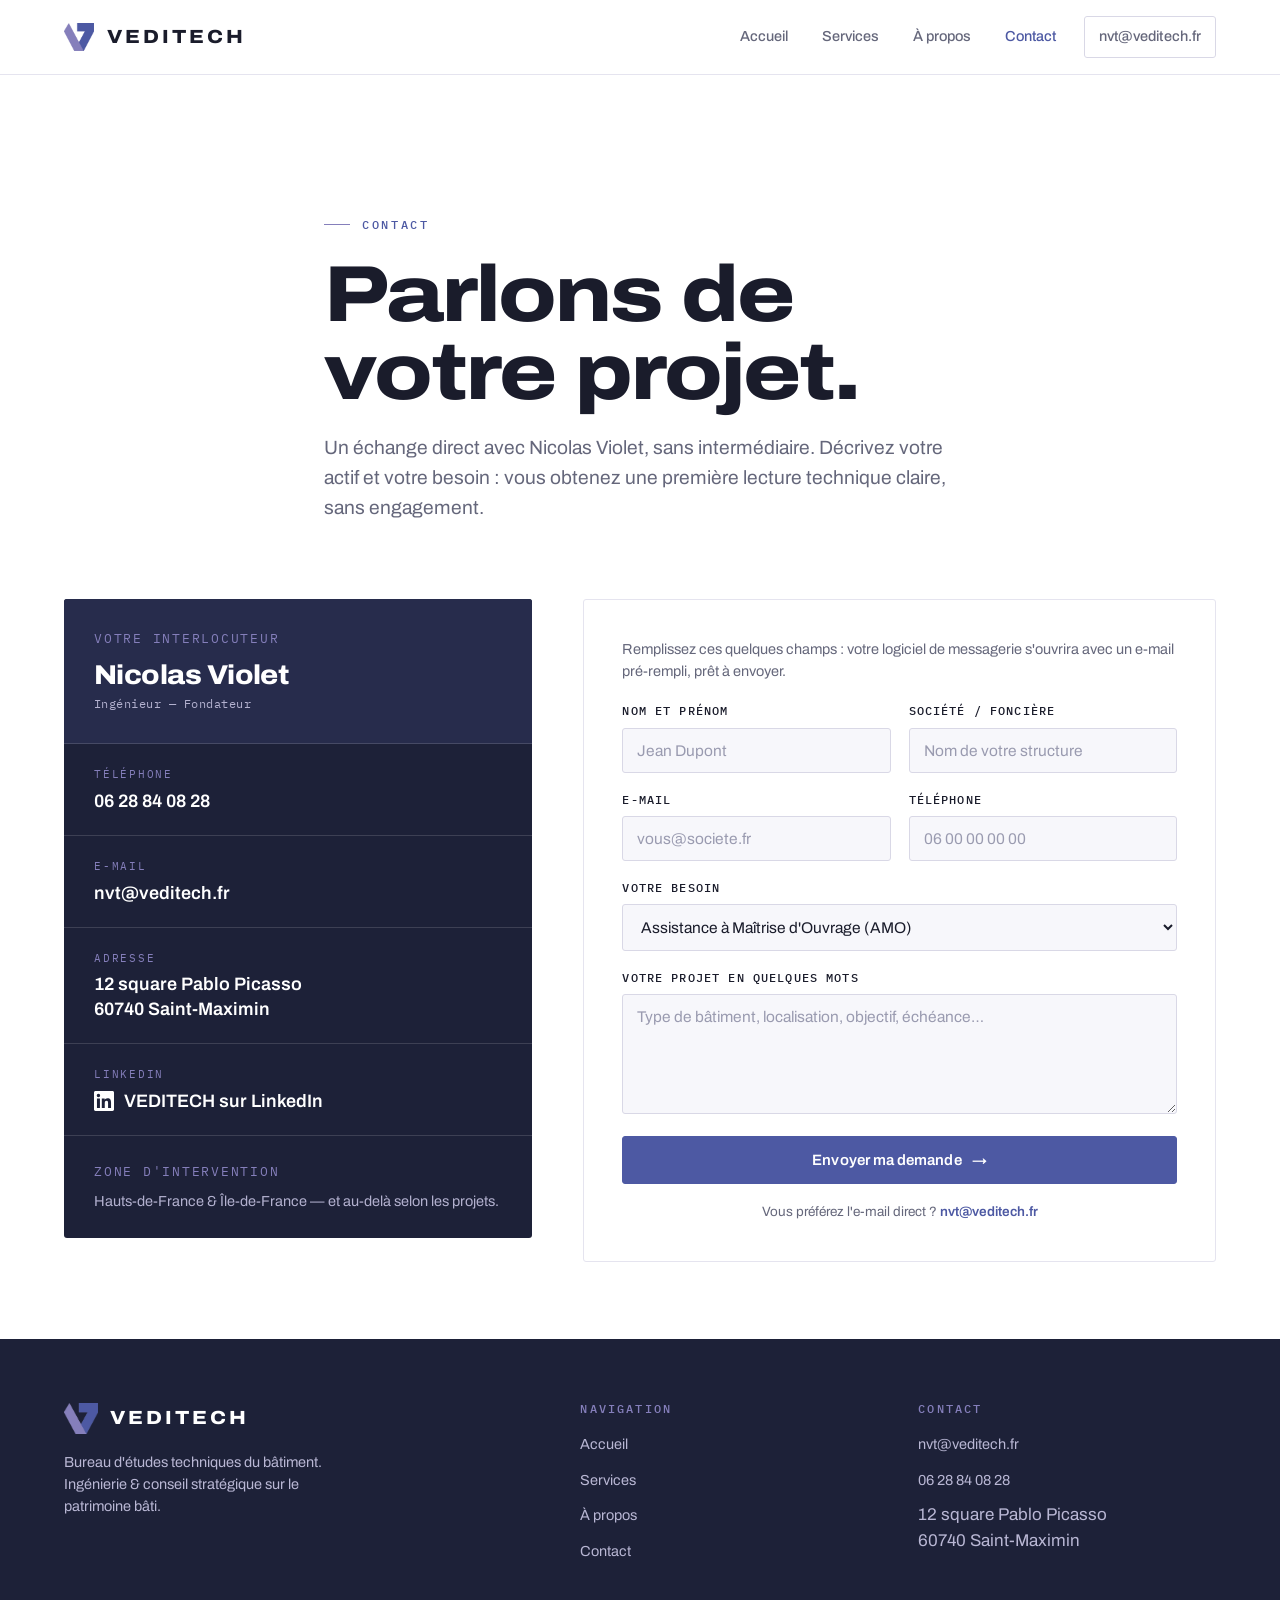
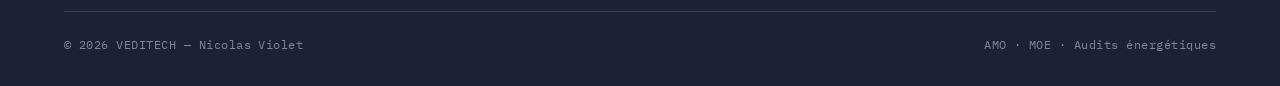
<file: contact.html>
<!DOCTYPE html>
<html lang="fr">
<head>
<meta charset="UTF-8">
<meta name="viewport" content="width=device-width, initial-scale=1">
<title>Contact — VEDITECH | Nicolas Violet, Saint-Maximin (60)</title>
<meta name="description" content="Contactez VEDITECH — Nicolas Violet. 06 28 84 08 28, nvt@veditech.fr, 12 square Pablo Picasso, 60740 Saint-Maximin. Interventions Hauts-de-France & Île-de-France.">
<link rel="preconnect" href="https://fonts.googleapis.com">
<link rel="preconnect" href="https://fonts.gstatic.com" crossorigin>
<link href="https://fonts.googleapis.com/css2?family=Archivo:wdth,wght@75..125,400..800&family=IBM+Plex+Mono:wght@400;500;600&display=swap" rel="stylesheet">
<link rel="stylesheet" href="assets/site.css">

<!-- Schema.org JSON-LD : identité d'entreprise VEDITECH -->
<script type="application/ld+json">
{
  "@context": "https://schema.org",
  "@type": "ProfessionalService",
  "@id": "https://veditech.fr/#organization",
  "name": "VEDITECH",
  "alternateName": "VEDITECH Bureau d'études techniques",
  "description": "Bureau d'études techniques du bâtiment basé à Saint-Maximin (Oise). Assistance à maîtrise d'ouvrage (AMO), maîtrise d'œuvre (MOE), audits et expertises énergétiques pour foncières, entreprises et industriels.",
  "url": "https://veditech.fr",
  "logo": "https://veditech.fr/assets/veditech-mark.png",
  "image": "https://veditech.fr/assets/veditech-mark.png",
  "telephone": "+33628840828",
  "email": "nvt@veditech.fr",
  "priceRange": "Sur devis",
  "foundingDate": "2018-04-06",
  "founder": {
    "@type": "Person",
    "name": "Nicolas Violet"
  },
  "address": {
    "@type": "PostalAddress",
    "streetAddress": "12 Square Pablo Picasso",
    "postalCode": "60740",
    "addressLocality": "Saint-Maximin",
    "addressRegion": "Hauts-de-France",
    "addressCountry": "FR"
  },
  "areaServed": [
    {"@type": "AdministrativeArea", "name": "Oise"},
    {"@type": "AdministrativeArea", "name": "Hauts-de-France"},
    {"@type": "AdministrativeArea", "name": "Île-de-France"}
  ],
  "identifier": [
    {
      "@type": "PropertyValue",
      "propertyID": "SIREN",
      "value": "838726370"
    }
  ],
  "knowsAbout": [
    "Assistance à maîtrise d'ouvrage (AMO)",
    "Maîtrise d'œuvre (MOE)",
    "Audit énergétique réglementaire",
    "Expertise technique bâtiment",
    "Performance énergétique des bâtiments tertiaires",
    "Décret tertiaire / Éco Énergie Tertiaire"
  ],
  "sameAs": [
    "https://www.societe.com/societe/veditech-838726370.html"
  ]
}
</script>
</head>
<body>

<header class="nav">
  <div class="wrap nav__in">
    <a class="brand" href="index.html" aria-label="VEDITECH accueil">
      <img class="brand__mark" src="assets/veditech-mark.png" alt="VEDITECH">
      <span class="brand__name">VEDITECH</span>
    </a>
    <nav class="nav__links" id="navlinks">
      <a href="index.html">Accueil</a>
      <a href="services.html">Services</a>
      <a href="a-propos.html">À propos</a>
      <a href="contact.html" class="is-active">Contact</a>
      <a class="btn nav__cta" href="mailto:nvt@veditech.fr">nvt@veditech.fr</a>
    </nav>
    <button class="nav__burger" id="burger" aria-label="Menu"><span></span></button>
  </div>
</header>

<section class="section--tight">
  <div class="wrap ct-hero">
    <span class="eyebrow reveal in">Contact</span>
    <h1 class="display reveal in">Parlons de votre projet.</h1>
    <p class="lead reveal in">Un échange direct avec Nicolas Violet, sans intermédiaire. Décrivez votre actif et votre besoin&nbsp;: vous obtenez une première lecture technique claire, sans engagement.</p>
  </div>
</section>

<section class="section--tight ct-main">
  <div class="wrap ct-grid">

    <!-- COORDONNÉES -->
    <aside class="ct-info reveal">
      <div class="ct-card ct-card--lead">
        <span class="kicker">Votre interlocuteur</span>
        <span class="ct-name">Nicolas Violet</span>
        <span class="ct-role">Ingénieur — Fondateur</span>
      </div>

      <a class="ct-line" href="tel:+33628840828">
        <span class="ct-line__k">Téléphone</span>
        <span class="ct-line__v">06 28 84 08 28</span>
      </a>
      <a class="ct-line" href="mailto:nvt@veditech.fr">
        <span class="ct-line__k">E-mail</span>
        <span class="ct-line__v">nvt@veditech.fr</span>
      </a>
      <div class="ct-line ct-line--static">
        <span class="ct-line__k">Adresse</span>
        <span class="ct-line__v">12 square Pablo Picasso<br>60740 Saint-Maximin</span>
      </div>

      <a class="ct-line" href="https://www.linkedin.com/in/veditech-sas-25857591/" target="_blank" rel="noopener">
        <span class="ct-line__k">LinkedIn</span>
        <span class="ct-line__v" style="display:flex;align-items:center;gap:10px">
          <svg width="20" height="20" viewBox="0 0 24 24" fill="#fff" xmlns="http://www.w3.org/2000/svg"><path d="M20.447 20.452h-3.554v-5.569c0-1.328-.027-3.037-1.852-3.037-1.853 0-2.136 1.445-2.136 2.939v5.667H9.351V9h3.414v1.561h.046c.477-.9 1.637-1.85 3.37-1.85 3.601 0 4.267 2.37 4.267 5.455v6.286zM5.337 7.433a2.062 2.062 0 0 1-2.063-2.065 2.064 2.064 0 1 1 2.063 2.065zm1.782 13.019H3.555V9h3.564v11.452zM22.225 0H1.771C.792 0 0 .774 0 1.729v20.542C0 23.227.792 24 1.771 24h20.451C23.2 24 24 23.227 24 22.271V1.729C24 .774 23.2 0 22.222 0h.003z"/></svg>
          VEDITECH sur LinkedIn
        </span>
      </a>

      <div class="ct-zone">
        <span class="kicker">Zone d'intervention</span>
        <p>Hauts-de-France &amp; Île-de-France — et au-delà selon les projets.</p>
      </div>
    </aside>

    <!-- FORMULAIRE -->
    <div class="ct-form-wrap reveal">
      <form id="ctform" class="ct-form" novalidate>
        <p class="ct-form__intro">Remplissez ces quelques champs&nbsp;: votre logiciel de messagerie s'ouvrira avec un e-mail pré-rempli, prêt à envoyer.</p>

        <div class="ct-field ct-field--half">
          <label for="f-nom">Nom et prénom</label>
          <input id="f-nom" name="nom" type="text" autocomplete="name" placeholder="Jean Dupont">
        </div>
        <div class="ct-field ct-field--half">
          <label for="f-soc">Société / foncière</label>
          <input id="f-soc" name="societe" type="text" autocomplete="organization" placeholder="Nom de votre structure">
        </div>
        <div class="ct-field ct-field--half">
          <label for="f-mail">E-mail</label>
          <input id="f-mail" name="email" type="email" autocomplete="email" placeholder="vous@societe.fr">
        </div>
        <div class="ct-field ct-field--half">
          <label for="f-tel">Téléphone</label>
          <input id="f-tel" name="tel" type="tel" autocomplete="tel" placeholder="06 00 00 00 00">
        </div>
        <div class="ct-field">
          <label for="f-type">Votre besoin</label>
          <select id="f-type" name="type">
            <option value="Assistance à Maîtrise d'Ouvrage (AMO)">Assistance à Maîtrise d'Ouvrage (AMO)</option>
            <option value="Maîtrise d'Œuvre (MOE)">Maîtrise d'Œuvre (MOE)</option>
            <option value="Audit / expertise énergétique">Audit / expertise énergétique</option>
            <option value="Expertise (foncière / contentieux)">Expertise (foncière / contentieux)</option>
            <option value="Autre / je ne sais pas encore">Autre / je ne sais pas encore</option>
          </select>
        </div>
        <div class="ct-field">
          <label for="f-msg">Votre projet en quelques mots</label>
          <textarea id="f-msg" name="message" rows="5" placeholder="Type de bâtiment, localisation, objectif, échéance…"></textarea>
        </div>

        <button type="submit" class="btn ct-submit">Envoyer ma demande <span class="ar">→</span></button>
        <p class="ct-fallback">Vous préférez l'e-mail direct&nbsp;? <a href="mailto:nvt@veditech.fr">nvt@veditech.fr</a></p>
      </form>
    </div>
  </div>
</section>

<footer class="foot">
  <div class="wrap">
    <div class="foot__grid">
      <div>
        <div class="foot__brand">
          <img class="brand__mark" src="assets/veditech-mark.png" alt="VEDITECH" style="width:34px">
          <span class="brand__name">VEDITECH</span>
        </div>
        <p style="max-width:34ch;color:#b9b7d4;font-size:14.5px">Bureau d'études techniques du bâtiment. Ingénierie &amp; conseil stratégique sur le patrimoine bâti.</p>
      </div>
      <div>
        <h4>Navigation</h4>
        <ul>
          <li><a href="index.html">Accueil</a></li>
          <li><a href="services.html">Services</a></li>
          <li><a href="a-propos.html">À propos</a></li>
          <li><a href="contact.html">Contact</a></li>
        </ul>
      </div>
      <div>
        <h4>Contact</h4>
        <ul>
          <li><a href="mailto:nvt@veditech.fr">nvt@veditech.fr</a></li>
          <li><a href="tel:+33628840828">06 28 84 08 28</a></li>
          <li style="color:#b9b7d4">12 square Pablo Picasso<br>60740 Saint-Maximin</li>
        </ul>
      </div>
    </div>
    <div class="foot__bottom">
      <span>© 2026 VEDITECH — Nicolas Violet</span>
      <span>AMO · MOE · Audits énergétiques</span>
    </div>
  </div>
</footer>

<style>
/* ===== Contact ===== */
.ct-hero{padding-top:clamp(36px,5vw,72px);display:flex;flex-direction:column;gap:22px;max-width:760px}
.ct-main{padding-top:0}
.ct-grid{display:grid;grid-template-columns:.85fr 1.15fr;gap:clamp(28px,4vw,56px);align-items:start}

.ct-info{display:flex;flex-direction:column;background:var(--ink-navy);border-radius:var(--r);overflow:hidden;position:sticky;top:100px}
.ct-card{padding:30px;border-bottom:1px solid var(--line-dark)}
.ct-card--lead{display:flex;flex-direction:column;gap:6px;background:var(--ink-navy-2)}
.ct-card .kicker{color:var(--lavender);margin-bottom:8px}
.ct-name{font-weight:800;font-stretch:108%;font-size:1.7rem;color:#fff;letter-spacing:-.02em;line-height:1}
.ct-role{font-family:var(--mono);font-size:12px;letter-spacing:.04em;color:#b3b1cf}
.ct-line{display:flex;flex-direction:column;gap:6px;padding:22px 30px;border-bottom:1px solid var(--line-dark);transition:.15s}
.ct-line:hover{background:var(--ink-navy-2)}
.ct-line--static:hover{background:none}
.ct-line__k{font-family:var(--mono);font-size:11px;letter-spacing:.16em;text-transform:uppercase;color:var(--lavender)}
.ct-line__v{font-size:18px;font-weight:600;color:#fff;line-height:1.35}
.ct-zone{padding:26px 30px}
.ct-zone .kicker{color:var(--lavender);display:block;margin-bottom:10px}
.ct-zone p{color:#b3b1cf;font-size:14.5px}

.ct-form-wrap{border:1px solid var(--line);border-radius:var(--r);padding:clamp(24px,3vw,40px);background:#fff}
.ct-form{display:grid;grid-template-columns:1fr 1fr;gap:18px}
.ct-form__intro{grid-column:1/-1;font-size:14.5px;color:var(--muted);margin-bottom:2px}
.ct-field{display:flex;flex-direction:column;gap:8px;grid-column:1/-1}
.ct-field--half{grid-column:auto}
.ct-field label{font-family:var(--mono);font-size:11.5px;letter-spacing:.1em;text-transform:uppercase;color:var(--ink);font-weight:500}
.ct-field input,.ct-field select,.ct-field textarea{
  font-family:var(--sans);font-size:15.5px;color:var(--ink);
  border:1px solid var(--line-2);border-radius:var(--r);padding:13px 14px;background:var(--paper-2);
  transition:.15s;width:100%;
}
.ct-field textarea{resize:vertical;min-height:120px}
.ct-field input:focus,.ct-field select:focus,.ct-field textarea:focus{outline:none;border-color:var(--indigo);background:#fff;box-shadow:0 0 0 3px rgba(77,89,163,.12)}
.ct-field input::placeholder,.ct-field textarea::placeholder{color:var(--muted-light)}
.ct-submit{grid-column:1/-1;justify-content:center;margin-top:4px}
.ct-fallback{grid-column:1/-1;text-align:center;font-size:13.5px;color:var(--muted)}
.ct-fallback a{color:var(--indigo);font-weight:600}

@media (max-width:900px){
  .ct-grid{grid-template-columns:1fr;gap:28px}
  .ct-info{position:static}
}
@media (max-width:560px){
  .ct-form{grid-template-columns:1fr}
}
</style>

<script>
(function(){
  var b=document.getElementById('burger'),n=document.getElementById('navlinks');
  if(b){b.addEventListener('click',function(){n.classList.toggle('open')});}
  var els=document.querySelectorAll('.reveal:not(.in)');
  if('IntersectionObserver' in window){
    var io=new IntersectionObserver(function(es){es.forEach(function(e){if(e.isIntersecting){e.target.classList.add('in');io.unobserve(e.target);}})},{threshold:.12,rootMargin:'0px 0px -8% 0px'});
    els.forEach(function(el){io.observe(el)});
  }else{els.forEach(function(el){el.classList.add('in')});}

  // build a mailto: from the form
  var f=document.getElementById('ctform');
  f.addEventListener('submit',function(e){
    e.preventDefault();
    var g=function(id){return (document.getElementById(id).value||'').trim();};
    var nom=g('f-nom'),soc=g('f-soc'),mail=g('f-mail'),tel=g('f-tel'),type=g('f-type'),msg=g('f-msg');
    var subject='Demande VEDITECH — '+(type||'Projet')+(soc?(' — '+soc):'');
    var lines=[
      'Bonjour Nicolas Violet,','',
      'Je souhaite échanger au sujet d\'un projet.','',
      'Besoin : '+type,
      'Nom : '+(nom||'—'),
      'Société : '+(soc||'—'),
      'E-mail : '+(mail||'—'),
      'Téléphone : '+(tel||'—'),'',
      'Projet :',
      (msg||'—'),'',
      '—','Message envoyé depuis veditech.fr'
    ];
    var href='mailto:nvt@veditech.fr?subject='+encodeURIComponent(subject)+'&body='+encodeURIComponent(lines.join('\n'));
    window.location.href=href;
  });
})();
</script>
</body>
</html>
</file>
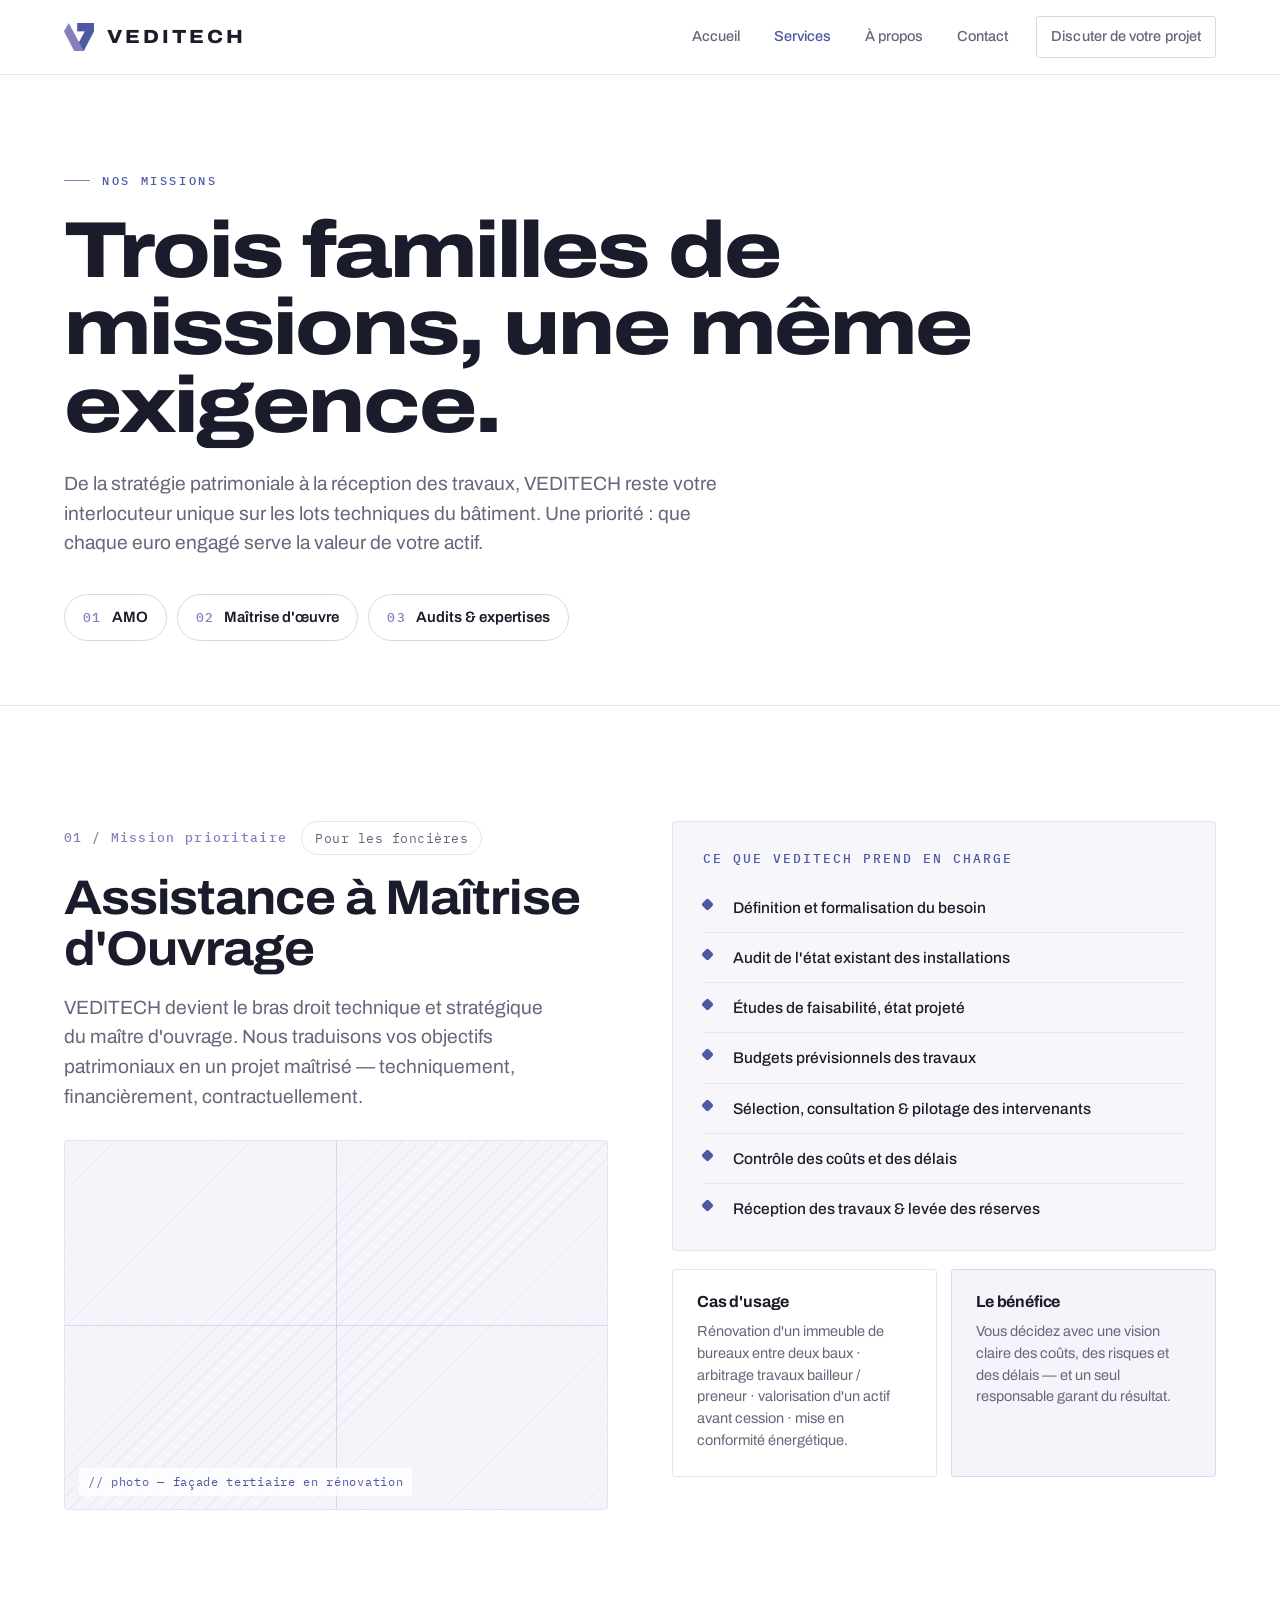
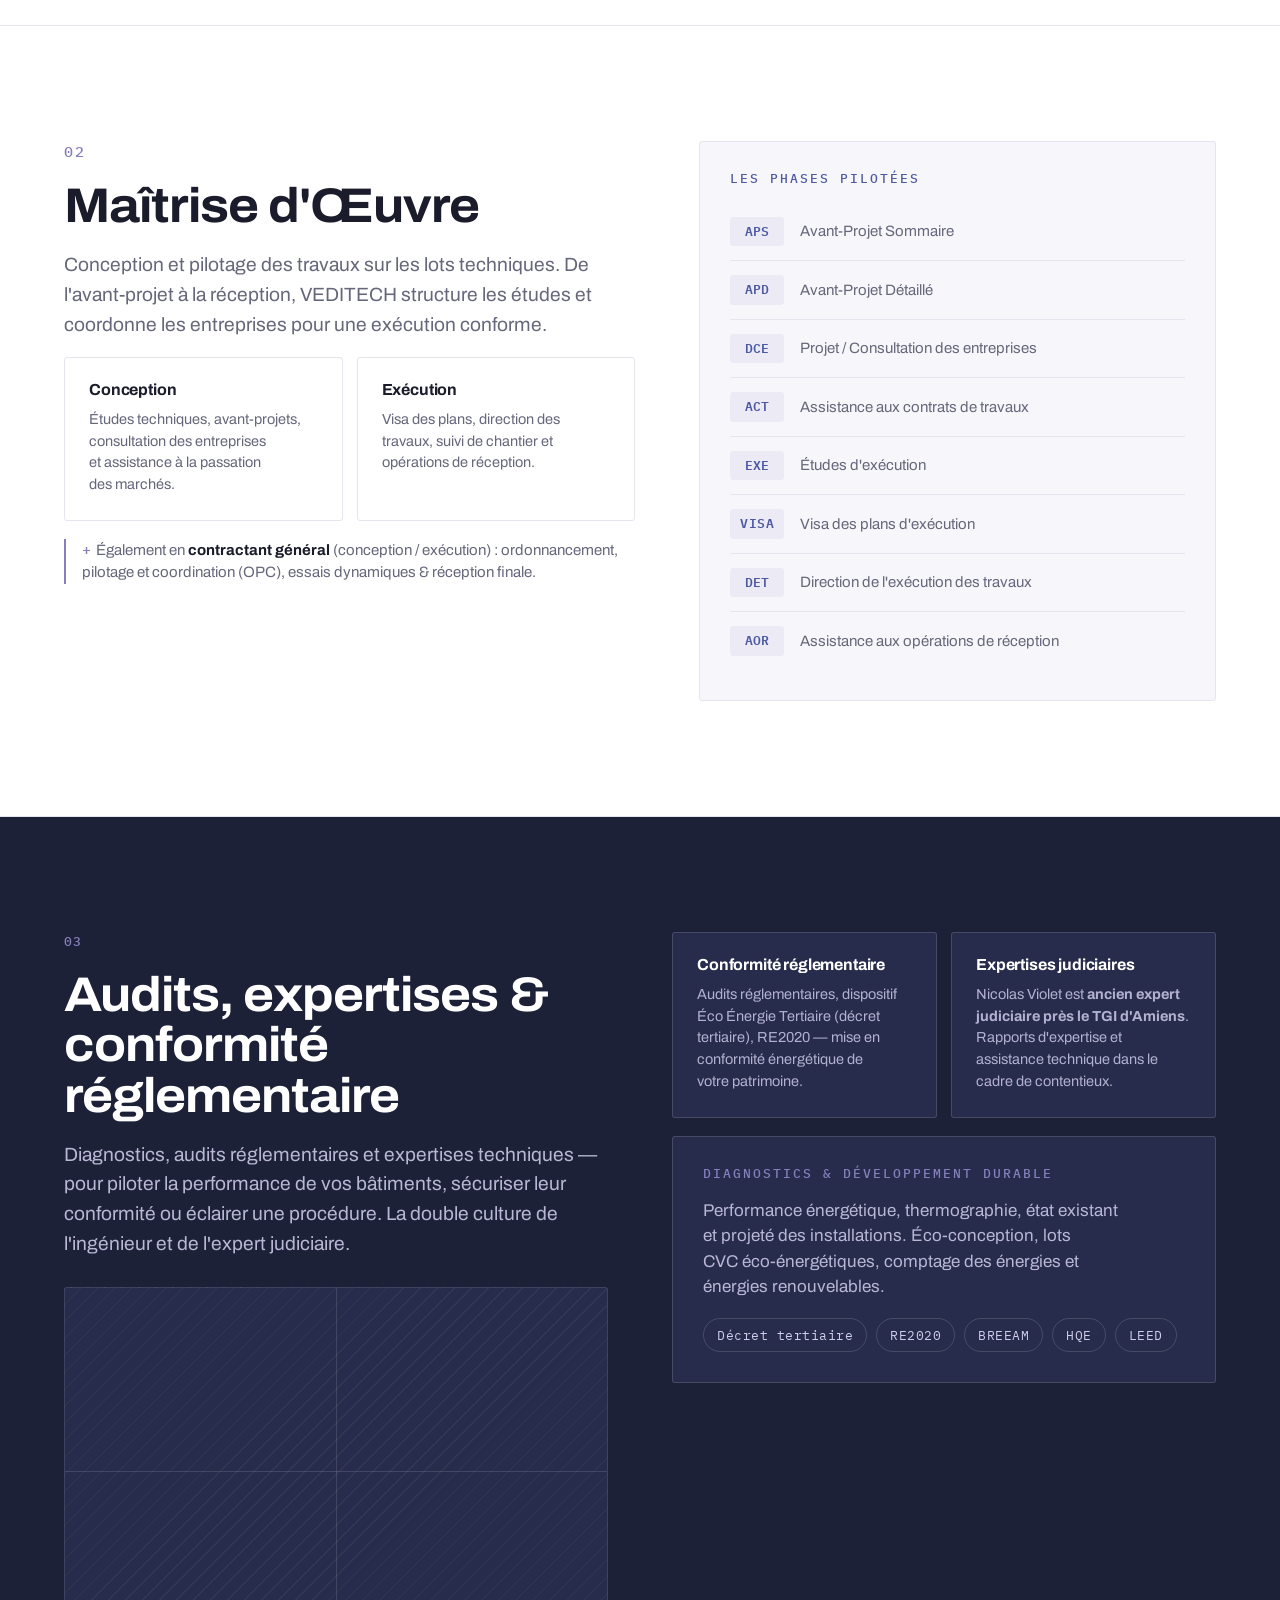
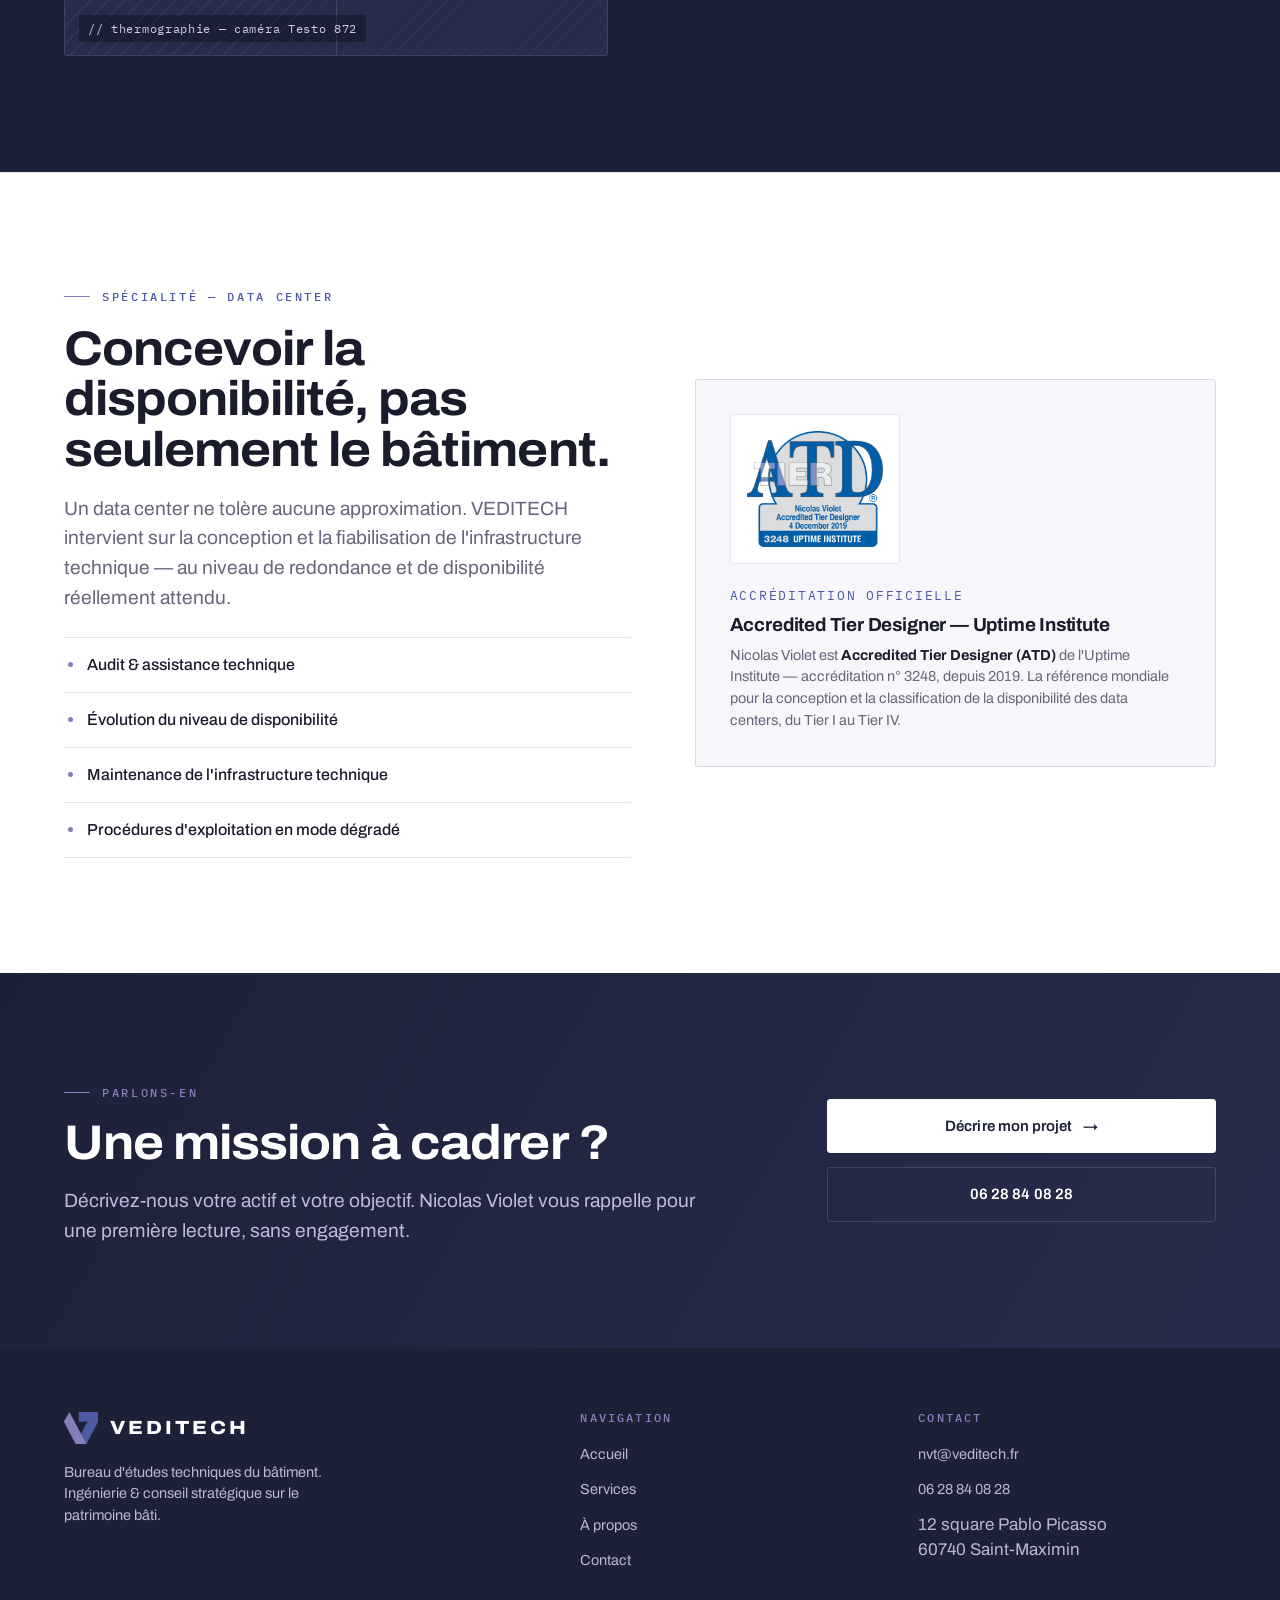
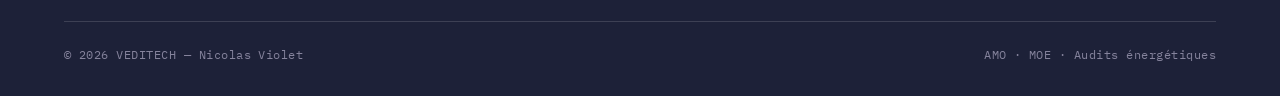
<file: services.html>
<!DOCTYPE html>
<html lang="fr">
<head>
<meta charset="UTF-8">
<meta name="viewport" content="width=device-width, initial-scale=1">
<title>Services — AMO, Maîtrise d'œuvre, Audits énergétiques | VEDITECH</title>
<meta name="description" content="Assistance à maîtrise d'ouvrage (AMO), maîtrise d'œuvre (MOE) et audits & expertises énergétiques. VEDITECH pilote vos projets de construction, rénovation et valorisation de patrimoine.">
<link rel="preconnect" href="https://fonts.googleapis.com">
<link rel="preconnect" href="https://fonts.gstatic.com" crossorigin>
<link href="https://fonts.googleapis.com/css2?family=Archivo:wdth,wght@75..125,400..800&family=IBM+Plex+Mono:wght@400;500;600&display=swap" rel="stylesheet">
<link rel="stylesheet" href="assets/site.css">

<!-- Schema.org JSON-LD : identité d'entreprise VEDITECH -->
<script type="application/ld+json">
{
  "@context": "https://schema.org",
  "@type": "ProfessionalService",
  "@id": "https://veditech.fr/#organization",
  "name": "VEDITECH",
  "alternateName": "VEDITECH Bureau d'études techniques",
  "description": "Bureau d'études techniques du bâtiment basé à Saint-Maximin (Oise). Assistance à maîtrise d'ouvrage (AMO), maîtrise d'œuvre (MOE), audits et expertises énergétiques pour foncières, entreprises et industriels.",
  "url": "https://veditech.fr",
  "logo": "https://veditech.fr/assets/veditech-mark.png",
  "image": "https://veditech.fr/assets/veditech-mark.png",
  "telephone": "+33628840828",
  "email": "nvt@veditech.fr",
  "priceRange": "Sur devis",
  "foundingDate": "2018-04-06",
  "founder": {
    "@type": "Person",
    "name": "Nicolas Violet"
  },
  "address": {
    "@type": "PostalAddress",
    "streetAddress": "12 Square Pablo Picasso",
    "postalCode": "60740",
    "addressLocality": "Saint-Maximin",
    "addressRegion": "Hauts-de-France",
    "addressCountry": "FR"
  },
  "areaServed": [
    {"@type": "AdministrativeArea", "name": "Oise"},
    {"@type": "AdministrativeArea", "name": "Hauts-de-France"},
    {"@type": "AdministrativeArea", "name": "Île-de-France"}
  ],
  "identifier": [
    {
      "@type": "PropertyValue",
      "propertyID": "SIREN",
      "value": "838726370"
    }
  ],
  "knowsAbout": [
    "Assistance à maîtrise d'ouvrage (AMO)",
    "Maîtrise d'œuvre (MOE)",
    "Audit énergétique réglementaire",
    "Expertise technique bâtiment",
    "Performance énergétique des bâtiments tertiaires",
    "Décret tertiaire / Éco Énergie Tertiaire"
  ],
  "sameAs": [
    "https://www.societe.com/societe/veditech-838726370.html"
  ]
}
</script>
</head>
<body>

<header class="nav">
  <div class="wrap nav__in">
    <a class="brand" href="index.html" aria-label="VEDITECH accueil">
      <img class="brand__mark" src="assets/veditech-mark.png" alt="VEDITECH">
      <span class="brand__name">VEDITECH</span>
    </a>
    <nav class="nav__links" id="navlinks">
      <a href="index.html">Accueil</a>
      <a href="services.html" class="is-active">Services</a>
      <a href="a-propos.html">À propos</a>
      <a href="contact.html">Contact</a>
      <a class="btn nav__cta" href="contact.html">Discuter de votre projet</a>
    </nav>
    <button class="nav__burger" id="burger" aria-label="Menu"><span></span></button>
  </div>
</header>

<!-- PAGE HERO -->
<section class="phero">
  <div class="wrap">
    <span class="eyebrow reveal in">Nos missions</span>
    <h1 class="display reveal in">Trois familles de missions, une même exigence.</h1>
    <p class="lead reveal in">De la stratégie patrimoniale à la réception des travaux, VEDITECH reste votre interlocuteur unique sur les lots techniques du bâtiment. Une priorité&nbsp;: que chaque euro engagé serve la valeur de votre actif.</p>
    <nav class="phero__nav reveal in">
      <a href="#amo"><span class="num">01</span> AMO</a>
      <a href="#moe"><span class="num">02</span> Maîtrise d'œuvre</a>
      <a href="#audits"><span class="num">03</span> Audits &amp; expertises</a>
    </nav>
  </div>
</section>

<hr class="rule">

<!-- 01 — AMO (featured) -->
<section class="svc-block svc-block--feature section" id="amo">
  <div class="wrap svc-block__grid">
    <div class="svc-block__head reveal">
      <div class="svc-block__meta">
        <span class="num">01 / Mission prioritaire</span>
        <span class="tag">Pour les foncières</span>
      </div>
      <h2 class="h2">Assistance à Maîtrise d'Ouvrage</h2>
      <p class="lead">VEDITECH devient le bras droit technique et stratégique du maître d'ouvrage. Nous traduisons vos objectifs patrimoniaux en un projet maîtrisé — techniquement, financièrement, contractuellement.</p>
      <div class="ph svc-block__img"><div class="ph__crosshair"></div><span class="ph__tag">// photo — façade tertiaire en rénovation</span></div>
    </div>

    <div class="svc-block__body reveal">
      <div class="panel">
        <h3 class="panel__t">Ce que VEDITECH prend en charge</h3>
        <ul class="checks">
          <li>Définition et formalisation du besoin</li>
          <li>Audit de l'état existant des installations</li>
          <li>Études de faisabilité, état projeté</li>
          <li>Budgets prévisionnels des travaux</li>
          <li>Sélection, consultation &amp; pilotage des intervenants</li>
          <li>Contrôle des coûts et des délais</li>
          <li>Réception des travaux &amp; levée des réserves</li>
        </ul>
      </div>

      <div class="duo">
        <div class="mini">
          <h4 class="mini__t">Cas d'usage</h4>
          <p>Rénovation d'un immeuble de bureaux entre deux baux · arbitrage travaux bailleur / preneur · valorisation d'un actif avant cession · mise en conformité énergétique.</p>
        </div>
        <div class="mini mini--accent">
          <h4 class="mini__t">Le bénéfice</h4>
          <p>Vous décidez avec une vision claire des coûts, des risques et des délais — et un seul responsable garant du résultat.</p>
        </div>
      </div>
    </div>
  </div>
</section>

<hr class="rule">

<!-- 02 — MOE -->
<section class="svc-block section" id="moe">
  <div class="wrap svc-block__alt">
    <div class="svc-block__left reveal">
      <span class="num">02</span>
      <h2 class="h2">Maîtrise d'Œuvre</h2>
      <p class="lead">Conception et pilotage des travaux sur les lots techniques. De l'avant-projet à la réception, VEDITECH structure les études et coordonne les entreprises pour une exécution conforme.</p>
      <div class="duo">
        <div class="mini">
          <h4 class="mini__t">Conception</h4>
          <p>Études techniques, avant-projets, consultation des entreprises et assistance à la passation des marchés.</p>
        </div>
        <div class="mini">
          <h4 class="mini__t">Exécution</h4>
          <p>Visa des plans, direction des travaux, suivi de chantier et opérations de réception.</p>
        </div>
      </div>
      <p class="note"><span class="num">+</span> Également en <strong>contractant général</strong> (conception / exécution)&nbsp;: ordonnancement, pilotage et coordination (OPC), essais dynamiques &amp; réception finale.</p>
    </div>
    <div class="svc-block__right reveal">
      <h3 class="panel__t">Les phases pilotées</h3>
      <ol class="phases">
        <li><span class="phases__c">APS</span> Avant-Projet Sommaire</li>
        <li><span class="phases__c">APD</span> Avant-Projet Détaillé</li>
        <li><span class="phases__c">DCE</span> Projet / Consultation des entreprises</li>
        <li><span class="phases__c">ACT</span> Assistance aux contrats de travaux</li>
        <li><span class="phases__c">EXE</span> Études d'exécution</li>
        <li><span class="phases__c">VISA</span> Visa des plans d'exécution</li>
        <li><span class="phases__c">DET</span> Direction de l'exécution des travaux</li>
        <li><span class="phases__c">AOR</span> Assistance aux opérations de réception</li>
      </ol>
    </div>
  </div>
</section>

<hr class="rule">

<!-- 03 — Audits (dark) -->
<section class="svc-block svc-block--dark section dark" id="audits">
  <div class="wrap svc-block__grid">
    <div class="svc-block__head reveal">
      <span class="num">03</span>
      <h2 class="h2">Audits, expertises &amp; conformité réglementaire</h2>
      <p class="lead">Diagnostics, audits réglementaires et expertises techniques — pour piloter la performance de vos bâtiments, sécuriser leur conformité ou éclairer une procédure. La double culture de l'ingénieur et de l'expert judiciaire.</p>
      <div class="ph ph--dark svc-block__img"><div class="ph__crosshair"></div><span class="ph__tag">// thermographie — caméra Testo 872</span></div>
    </div>
    <div class="svc-block__body reveal">
      <div class="duo">
        <div class="mini mini--dark">
          <h4 class="mini__t">Conformité réglementaire</h4>
          <p>Audits réglementaires, dispositif Éco Énergie Tertiaire (décret tertiaire), RE2020 — mise en conformité énergétique de votre patrimoine.</p>
        </div>
        <div class="mini mini--dark">
          <h4 class="mini__t">Expertises judiciaires</h4>
          <p>Nicolas Violet est <strong>ancien expert judiciaire près le TGI d'Amiens</strong>. Rapports d'expertise et assistance technique dans le cadre de contentieux.</p>
        </div>
      </div>
      <div class="panel panel--dark">
        <h3 class="panel__t">Diagnostics &amp; développement durable</h3>
        <p class="panel__p">Performance énergétique, thermographie, état existant et projeté des installations. Éco-conception, lots CVC éco-énergétiques, comptage des énergies et énergies renouvelables.</p>
        <div class="chips">
          <span class="tag tag--dark">Décret tertiaire</span>
          <span class="tag tag--dark">RE2020</span>
          <span class="tag tag--dark">BREEAM</span>
          <span class="tag tag--dark">HQE</span>
          <span class="tag tag--dark">LEED</span>
        </div>
      </div>
    </div>
  </div>
</section>

<hr class="rule">

<!-- DATA CENTER — ATD / Uptime -->
<section class="section dc" id="datacenter">
  <div class="wrap dc__grid">
    <div class="dc__text reveal">
      <span class="eyebrow">Spécialité — Data center</span>
      <h2 class="h2">Concevoir la disponibilité, pas seulement le bâtiment.</h2>
      <p class="lead">Un data center ne tolère aucune approximation. VEDITECH intervient sur la conception et la fiabilisation de l'infrastructure technique — au niveau de redondance et de disponibilité réellement attendu.</p>
      <ul class="dc__list">
        <li><span class="dot"></span>Audit &amp; assistance technique</li>
        <li><span class="dot"></span>Évolution du niveau de disponibilité</li>
        <li><span class="dot"></span>Maintenance de l'infrastructure technique</li>
        <li><span class="dot"></span>Procédures d'exploitation en mode dégradé</li>
      </ul>
    </div>
    <aside class="cred reveal">
      <img class="cred__badge" src="assets/atd-uptime-badge.png" alt="Accredited Tier Designer — Uptime Institute — Nicolas Violet, accréditation n°3248">
      <div class="cred__body">
        <span class="kicker">Accréditation officielle</span>
        <h3 class="cred__t">Accredited Tier Designer — Uptime Institute</h3>
        <p>Nicolas Violet est <strong>Accredited Tier Designer (ATD)</strong> de l'Uptime Institute — accréditation n° 3248, depuis 2019. La référence mondiale pour la conception et la classification de la disponibilité des data centers, du Tier&nbsp;I au Tier&nbsp;IV.</p>
      </div>
    </aside>
  </div>
</section>

<!-- CTA -->
<section class="cta">
  <div class="wrap cta__in">
    <div class="reveal">
      <span class="eyebrow">Parlons-en</span>
      <h2 class="h2">Une mission à cadrer&nbsp;?</h2>
      <p class="lead">Décrivez-nous votre actif et votre objectif. Nicolas Violet vous rappelle pour une première lecture, sans engagement.</p>
    </div>
    <div class="cta__act reveal">
      <a class="btn btn--ondark" href="contact.html">Décrire mon projet <span class="ar">→</span></a>
      <a class="btn btn--ghost-dark" href="tel:+33628840828">06 28 84 08 28</a>
    </div>
  </div>
</section>

<footer class="foot">
  <div class="wrap">
    <div class="foot__grid">
      <div>
        <div class="foot__brand">
          <img class="brand__mark" src="assets/veditech-mark.png" alt="VEDITECH" style="width:34px">
          <span class="brand__name">VEDITECH</span>
        </div>
        <p style="max-width:34ch;color:#b9b7d4;font-size:14.5px">Bureau d'études techniques du bâtiment. Ingénierie &amp; conseil stratégique sur le patrimoine bâti.</p>
      </div>
      <div>
        <h4>Navigation</h4>
        <ul>
          <li><a href="index.html">Accueil</a></li>
          <li><a href="services.html">Services</a></li>
          <li><a href="a-propos.html">À propos</a></li>
          <li><a href="contact.html">Contact</a></li>
        </ul>
      </div>
      <div>
        <h4>Contact</h4>
        <ul>
          <li><a href="mailto:nvt@veditech.fr">nvt@veditech.fr</a></li>
          <li><a href="tel:+33628840828">06 28 84 08 28</a></li>
          <li style="color:#b9b7d4">12 square Pablo Picasso<br>60740 Saint-Maximin</li>
        </ul>
      </div>
    </div>
    <div class="foot__bottom">
      <span>© 2026 VEDITECH — Nicolas Violet</span>
      <span>AMO · MOE · Audits énergétiques</span>
    </div>
  </div>
</footer>

<style>
/* ===== Services page ===== */
.phero{padding-block:clamp(48px,7vw,88px) clamp(40px,5vw,64px)}
.phero .eyebrow{margin-bottom:22px}
.phero h1{max-width:18ch;margin-bottom:24px}
.phero .lead{margin-bottom:36px}
.phero__nav{display:flex;flex-wrap:wrap;gap:10px}
.phero__nav a{display:inline-flex;align-items:center;gap:10px;font-weight:600;font-size:15px;padding:11px 18px;border:1px solid var(--line-2);border-radius:100px;transition:.16s}
.phero__nav a:hover{border-color:var(--indigo);color:var(--indigo);background:var(--lavender-wash)}

.svc-block__grid{display:grid;grid-template-columns:1fr 1fr;gap:clamp(32px,5vw,72px);align-items:start}
.svc-block__head{display:flex;flex-direction:column;gap:18px;position:sticky;top:100px}
.svc-block__meta{display:flex;align-items:center;gap:14px;flex-wrap:wrap}
.svc-block__img{aspect-ratio:5/3.4;width:100%;margin-top:10px}
.svc-block__body{display:flex;flex-direction:column;gap:18px}

.panel{border:1px solid var(--line);border-radius:var(--r);padding:30px;background:var(--paper-2)}
.panel--dark{background:var(--ink-navy-2);border-color:var(--line-dark)}
.panel__t{font-family:var(--mono);font-size:12.5px;letter-spacing:.16em;text-transform:uppercase;color:var(--indigo);font-weight:500;margin-bottom:18px}
.dark .panel__t{color:var(--lavender)}
.panel__p{color:#b9b7d4;margin-bottom:18px}
.checks{list-style:none;display:flex;flex-direction:column;gap:0}
.checks li{position:relative;padding:13px 0 13px 30px;border-bottom:1px solid var(--line);font-size:15.5px;font-weight:500}
.checks li:last-child{border-bottom:0;padding-bottom:0}
.checks li::before{content:"";position:absolute;left:0;top:17px;width:9px;height:9px;background:var(--indigo);border-radius:2px;transform:rotate(45deg)}

.duo{display:grid;grid-template-columns:1fr 1fr;gap:14px}
.mini{border:1px solid var(--line);border-radius:var(--r);padding:24px;background:#fff;display:flex;flex-direction:column;gap:10px}
.mini--accent{background:var(--lavender-wash);border-color:var(--line-2)}
.mini--dark{background:var(--ink-navy-2);border-color:var(--line-dark)}
.mini__t{font-size:16px;font-weight:700;letter-spacing:-.01em}
.mini p{font-size:14.5px;color:var(--muted);line-height:1.5}
.mini--dark p{color:#b3b1cf}
.mini--dark .mini__t{color:#fff}

.svc-block__alt{display:grid;grid-template-columns:1.05fr .95fr;gap:clamp(32px,5vw,72px);align-items:start}
.svc-block__left{display:flex;flex-direction:column;gap:18px}
.svc-block__left .num{font-size:15px}
.note{font-size:15px;color:var(--muted);border-left:2px solid var(--lavender);padding-left:16px}
.note strong{color:var(--ink)}
.svc-block__right{border:1px solid var(--line);border-radius:var(--r);padding:30px;background:var(--paper-2)}
.phases{list-style:none;counter-reset:p;display:flex;flex-direction:column}
.phases li{display:flex;align-items:center;gap:16px;padding:14px 0;border-bottom:1px solid var(--line);font-size:15px;color:var(--muted)}
.phases li:last-child{border-bottom:0}
.phases__c{font-family:var(--mono);font-weight:600;font-size:13px;color:var(--indigo);background:var(--lavender-tint);padding:5px 9px;border-radius:3px;min-width:54px;text-align:center;letter-spacing:.03em}

.chips{display:flex;flex-wrap:wrap;gap:9px}

.dc__grid{display:grid;grid-template-columns:1fr .92fr;gap:clamp(32px,5vw,64px);align-items:center}
.dc__text{display:flex;flex-direction:column;gap:18px}
.dc__list{list-style:none;display:flex;flex-direction:column;border-top:1px solid var(--line);margin-top:6px}
.dc__list li{display:flex;align-items:center;gap:14px;padding:15px 4px;border-bottom:1px solid var(--line);font-weight:500;font-size:16px}
.cred{border:1px solid var(--line-2);border-radius:var(--r);background:var(--paper-2);padding:clamp(24px,3vw,34px);display:flex;flex-direction:column;gap:22px;align-items:flex-start}
.cred__badge{width:170px;height:auto;background:#fff;border:1px solid var(--line);border-radius:var(--r);padding:16px}
.cred__body{display:flex;flex-direction:column;gap:10px}
.cred__t{font-size:1.18rem;letter-spacing:-.01em}
.cred__body .kicker{color:var(--indigo)}
.cred__body p{font-size:14.5px;color:var(--muted)}
.cred__body strong{color:var(--ink)}
@media (max-width:900px){.dc__grid{grid-template-columns:1fr;gap:32px}}

.cta{background:linear-gradient(120deg,var(--ink-navy),var(--ink-navy-2));color:#fff;padding-block:clamp(64px,8vw,104px)}
.cta__in{display:grid;grid-template-columns:1.3fr .7fr;gap:40px;align-items:center}
.cta .eyebrow{color:var(--lavender)}
.cta h2{color:#fff;margin-block:16px 18px}
.cta .lead{color:#bdbbd9}
.cta__act{display:flex;flex-direction:column;gap:14px}
.cta__act .btn{justify-content:center}

@media (max-width:900px){
  .svc-block__grid,.svc-block__alt{grid-template-columns:1fr;gap:32px}
  .svc-block__head{position:static}
  .cta__in{grid-template-columns:1fr;gap:28px}
}
@media (max-width:560px){
  .duo{grid-template-columns:1fr}
}
</style>

<script>
(function(){
  var b=document.getElementById('burger'),n=document.getElementById('navlinks');
  if(b){b.addEventListener('click',function(){n.classList.toggle('open')});}
  var els=document.querySelectorAll('.reveal:not(.in)');
  if('IntersectionObserver' in window){
    var io=new IntersectionObserver(function(es){es.forEach(function(e){if(e.isIntersecting){e.target.classList.add('in');io.unobserve(e.target);}})},{threshold:.12,rootMargin:'0px 0px -8% 0px'});
    els.forEach(function(el){io.observe(el)});
  }else{els.forEach(function(el){el.classList.add('in')});}
})();
</script>
</body>
</html>
</file>
<file: assets/site.css>
/* ============================================================
   VEDITECH — Bureau d'études techniques
   Charte : indigo #4d59a3 / lavande #857fbb sur blanc
   Type : Archivo + IBM Plex Mono
   ============================================================ */

:root{
  --indigo:#4d59a3;
  --indigo-deep:#3a4280;
  --ink-navy:#1d2138;
  --ink-navy-2:#272c4c;
  --lavender:#857fbb;
  --lavender-tint:#ecebf5;
  --lavender-wash:#f5f4fb;
  --paper:#ffffff;
  --paper-2:#f7f7fb;
  --ink:#1a1c2b;
  --muted:#65677b;
  --muted-light:#9a9bb0;
  --line:#e5e4ef;
  --line-2:#d9d8e6;
  --line-dark:rgba(255,255,255,.14);

  --maxw:1280px;
  --pad:clamp(20px,5vw,72px);
  --r:3px;

  --mono:"IBM Plex Mono",ui-monospace,SFMono-Regular,Menlo,monospace;
  --sans:"Archivo","Archivo Fallback",system-ui,-apple-system,Segoe UI,sans-serif;
}

*{box-sizing:border-box;margin:0;padding:0}
html{scroll-behavior:smooth;-webkit-text-size-adjust:100%}
body{
  font-family:var(--sans);
  color:var(--ink);
  background:var(--paper);
  line-height:1.5;
  font-size:17px;
  -webkit-font-smoothing:antialiased;
  text-rendering:optimizeLegibility;
}
img{display:block;max-width:100%}
a{color:inherit;text-decoration:none}
::selection{background:var(--lavender);color:#fff}

/* ---------- layout ---------- */
.wrap{max-width:var(--maxw);margin:0 auto;padding-inline:var(--pad)}
.section{padding-block:clamp(64px,9vw,128px)}
.section--tight{padding-block:clamp(48px,6vw,80px)}

/* ---------- type ---------- */
h1,h2,h3,h4{font-weight:700;line-height:1.04;letter-spacing:-.02em;color:var(--ink)}
.display{
  font-weight:800;
  font-stretch:118%;
  font-size:clamp(2.6rem,6.2vw,5.4rem);
  line-height:.98;
  letter-spacing:-.025em;
}
.h2{font-size:clamp(2rem,3.8vw,3.1rem);font-stretch:108%}
.h3{font-size:clamp(1.35rem,2vw,1.7rem);letter-spacing:-.015em}
.lead{font-size:clamp(1.1rem,1.5vw,1.35rem);line-height:1.55;color:var(--muted);font-weight:400;max-width:60ch}
p{text-wrap:pretty}
.measure{max-width:62ch}

/* eyebrow / technical labels */
.eyebrow{
  font-family:var(--mono);
  font-size:12px;
  font-weight:500;
  letter-spacing:.22em;
  text-transform:uppercase;
  color:var(--indigo);
  display:inline-flex;
  align-items:center;
  gap:12px;
}
.eyebrow::before{content:"";width:26px;height:1px;background:var(--lavender)}
.eyebrow--plain::before{display:none}
.num{font-family:var(--mono);font-weight:500;color:var(--lavender);font-size:13px;letter-spacing:.1em}

.kicker{font-family:var(--mono);font-size:12.5px;letter-spacing:.14em;text-transform:uppercase;color:var(--muted)}

/* ---------- buttons ---------- */
.btn{
  --bg:var(--indigo);--fg:#fff;--bd:var(--indigo);
  display:inline-flex;align-items:center;gap:10px;
  font-family:var(--sans);font-weight:600;font-size:15px;letter-spacing:.005em;
  padding:15px 24px;border:1px solid var(--bd);background:var(--bg);color:var(--fg);
  border-radius:var(--r);cursor:pointer;transition:.18s ease;white-space:nowrap;
}
.btn:hover{background:var(--indigo-deep);border-color:var(--indigo-deep);transform:translateY(-1px)}
.btn .ar{transition:transform .18s ease}
.btn:hover .ar{transform:translateX(3px)}
.btn--ghost{--bg:transparent;--fg:var(--ink);--bd:var(--line-2)}
.btn--ghost:hover{--bg:var(--paper-2);border-color:var(--indigo);color:var(--indigo);transform:translateY(-1px)}
.btn--ondark{--bg:#fff;--fg:var(--ink-navy);--bd:#fff}
.btn--ondark:hover{--bg:var(--lavender-tint);border-color:var(--lavender-tint)}
.btn--ghost-dark{--bg:transparent;--fg:#fff;--bd:var(--line-dark)}
.btn--ghost-dark:hover{--bg:rgba(255,255,255,.06);border-color:rgba(255,255,255,.4);transform:translateY(-1px)}
.btn--accent{--bg:#fff;--fg:var(--indigo);--bd:var(--indigo);border-width:1.5px;font-weight:700;box-shadow:0 4px 14px -8px rgba(77,89,163,.4)}
.btn--accent:hover{--bg:var(--indigo);--fg:#fff;--bd:var(--indigo);box-shadow:0 10px 22px -10px rgba(77,89,163,.55);transform:translateY(-1px)}

.tlink{font-family:var(--mono);font-size:13px;letter-spacing:.04em;color:var(--indigo);display:inline-flex;align-items:center;gap:8px;border-bottom:1px solid transparent;padding-bottom:2px;transition:.15s}
.tlink:hover{border-color:var(--indigo);gap:12px}

/* ---------- header / nav ---------- */
.nav{
  position:sticky;top:0;z-index:50;
  background:rgba(255,255,255,.82);
  backdrop-filter:saturate(140%) blur(14px);
  border-bottom:1px solid var(--line);
}
.nav__in{display:flex;align-items:center;justify-content:space-between;height:74px;gap:24px}
.brand{display:flex;align-items:center;gap:13px}
.brand__mark{width:30px;height:auto}
.brand__name{font-weight:800;font-stretch:112%;letter-spacing:.16em;font-size:19px;color:var(--ink)}
.nav__links{display:flex;align-items:center;gap:6px}
.nav__links a{
  font-size:14.5px;font-weight:500;color:var(--muted);white-space:nowrap;
  padding:9px 14px;border-radius:var(--r);transition:.15s;
}
.nav__links a:hover{color:var(--ink);background:var(--paper-2)}
.nav__links a.is-active{color:var(--indigo)}
.nav__cta{margin-left:8px;--bg:transparent;--fg:var(--ink);--bd:var(--line-2)}
.nav__cta:hover{--bg:var(--paper-2);border-color:var(--indigo);color:var(--indigo)}
.nav__burger{display:none;background:none;border:1px solid var(--line-2);border-radius:var(--r);width:42px;height:42px;cursor:pointer;align-items:center;justify-content:center}
.nav__burger span{display:block;width:18px;height:1.5px;background:var(--ink);position:relative}
.nav__burger span::before,.nav__burger span::after{content:"";position:absolute;left:0;width:18px;height:1.5px;background:var(--ink)}
.nav__burger span::before{top:-6px}.nav__burger span::after{top:6px}

/* ---------- dark band ---------- */
.dark{background:var(--ink-navy);color:#eceaf4}
.dark h1,.dark h2,.dark h3{color:#fff}
.dark .lead{color:#b9b7d4}
.dark .eyebrow{color:var(--lavender)}
.dark .kicker{color:var(--lavender)}

/* ---------- placeholder imagery ---------- */
.ph{
  position:relative;overflow:hidden;background:var(--lavender-wash);
  border:1px solid var(--line);border-radius:var(--r);
  background-image:repeating-linear-gradient(135deg,transparent 0 11px,rgba(77,89,163,.06) 11px 12px);
}
.ph--dark{background:var(--ink-navy-2);border-color:rgba(255,255,255,.1);
  background-image:repeating-linear-gradient(135deg,transparent 0 11px,rgba(255,255,255,.05) 11px 12px)}
.ph__tag{
  position:absolute;left:14px;bottom:13px;
  font-family:var(--mono);font-size:11.5px;letter-spacing:.06em;color:var(--indigo);
  background:rgba(255,255,255,.78);padding:5px 9px;border-radius:2px;
}
.ph--dark .ph__tag{color:#cfcdEa;background:rgba(0,0,0,.3)}
.ph__crosshair{position:absolute;inset:0;pointer-events:none}
.ph__crosshair::before,.ph__crosshair::after{content:"";position:absolute;background:rgba(77,89,163,.18)}
.ph__crosshair::before{left:50%;top:0;bottom:0;width:1px}
.ph__crosshair::after{top:50%;left:0;right:0;height:1px}
.ph--dark .ph__crosshair::before,.ph--dark .ph__crosshair::after{background:rgba(255,255,255,.12)}

/* ---------- cards / grid ---------- */
.grid{display:grid;gap:1px;background:var(--line)}
.rule{height:1px;background:var(--line);border:0}
.rule--dark{background:var(--line-dark)}

/* ---------- clients strip ---------- */
.clients{border-block:1px solid var(--line);background:var(--paper-2);padding-block:clamp(36px,5vw,56px)}
.clients__head{text-align:center;margin-bottom:36px}
.clients__head p{font-family:var(--mono);font-size:12px;letter-spacing:.22em;text-transform:uppercase;color:var(--muted)}
.clients__grid{display:flex;flex-wrap:wrap;align-items:center;justify-content:center;gap:clamp(28px,4vw,56px)}
.clients__item{display:flex;align-items:center;justify-content:center;filter:grayscale(1);opacity:.55;transition:.2s ease}
.clients__item:hover{filter:grayscale(0);opacity:1}
.clients__item img{height:36px;width:auto;max-width:120px;object-fit:contain}

/* ---------- footer ---------- */
.foot{background:var(--ink-navy);color:#c7c5dd;padding-block:64px 32px}
.foot a{color:#c7c5dd}
.foot__grid{display:grid;grid-template-columns:1.6fr 1fr 1fr;gap:40px}
.foot__brand{display:flex;align-items:center;gap:12px;margin-bottom:18px}
.foot__brand .brand__name{color:#fff}
.foot h4{font-family:var(--mono);font-size:12px;letter-spacing:.18em;text-transform:uppercase;color:var(--lavender);font-weight:500;margin-bottom:16px}
.foot ul{list-style:none;display:flex;flex-direction:column;gap:10px}
.foot ul a{font-size:14.5px;color:#b9b7d4;transition:.15s}
.foot ul a:hover{color:#fff}
.foot__bottom{display:flex;justify-content:space-between;align-items:center;gap:16px;margin-top:48px;padding-top:24px;border-top:1px solid var(--line-dark);font-family:var(--mono);font-size:12px;letter-spacing:.04em;color:#85839c;flex-wrap:wrap}

/* ---------- utilities ---------- */
.stack{display:flex;flex-direction:column}
.row{display:flex;align-items:center}
.btn-row{display:flex;flex-wrap:wrap;gap:14px}
.tag{display:inline-flex;align-items:center;gap:8px;font-family:var(--mono);font-size:12.5px;letter-spacing:.04em;color:var(--muted);border:1px solid var(--line);padding:7px 13px;border-radius:100px}
.tag--dark{color:#cfcdEa;border-color:var(--line-dark)}
.dot{width:5px;height:5px;border-radius:50%;background:var(--lavender);flex:none}

.reveal{opacity:0;transform:translateY(18px);transition:opacity .7s cubic-bezier(.2,.7,.2,1),transform .7s cubic-bezier(.2,.7,.2,1)}
.reveal.in{opacity:1;transform:none}
@media (prefers-reduced-motion:reduce){.reveal{opacity:1;transform:none;transition:none}}

/* ---------- responsive ---------- */
@media (max-width:900px){
  .nav__links{
    position:fixed;inset:74px 0 auto 0;background:#fff;border-bottom:1px solid var(--line);
    flex-direction:column;align-items:stretch;gap:0;padding:8px var(--pad) 18px;
    transform:translateY(-120%);transition:transform .28s ease;box-shadow:0 20px 40px rgba(20,22,40,.08);
  }
  .nav__links.open{transform:none}
  .nav__links a{padding:13px 4px;border-bottom:1px solid var(--line);border-radius:0}
  .nav__cta{margin:12px 0 0}
  .nav__burger{display:flex}
  .foot__grid{grid-template-columns:1fr 1fr;gap:32px}
  .foot__brand{grid-column:1/-1}
}
@media (max-width:560px){
  .foot__grid{grid-template-columns:1fr}
  .btn{width:100%;justify-content:center}
  .btn-row .btn{width:auto;flex:1 1 auto}
}
</file>
